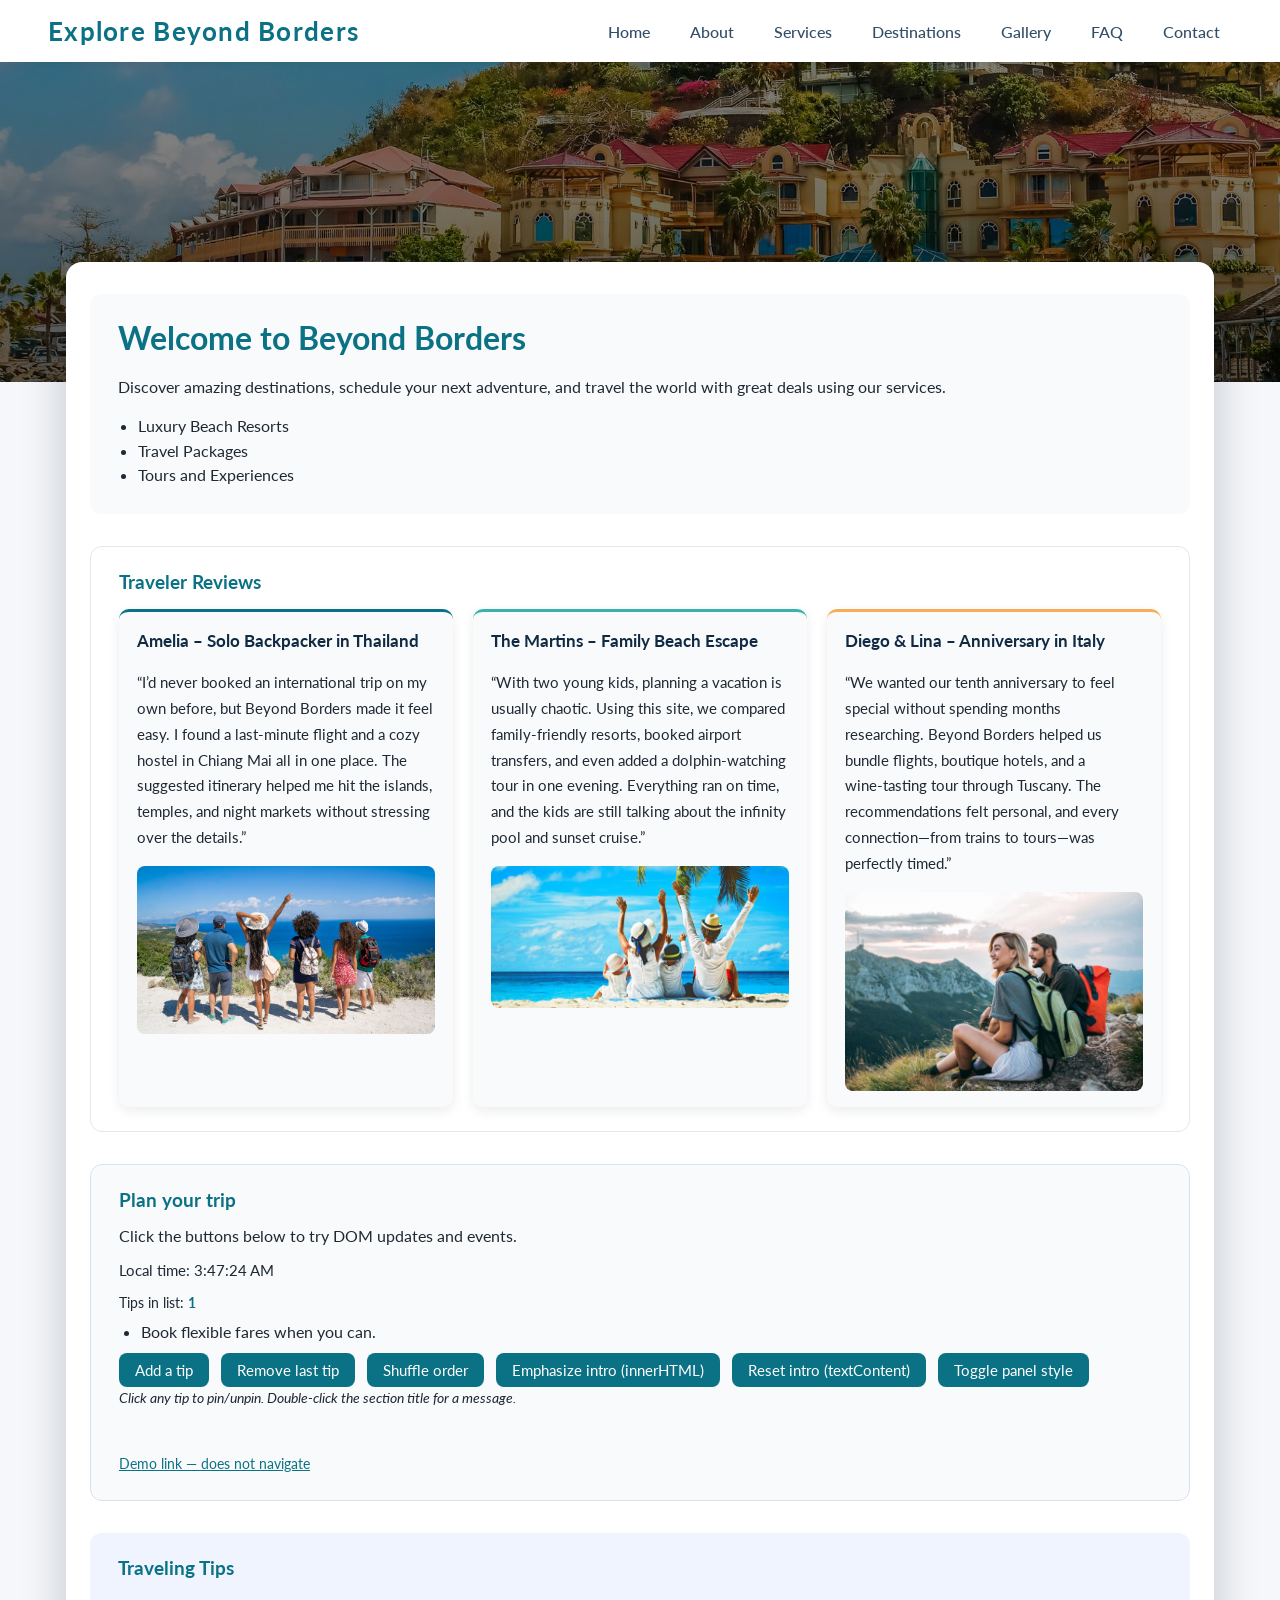
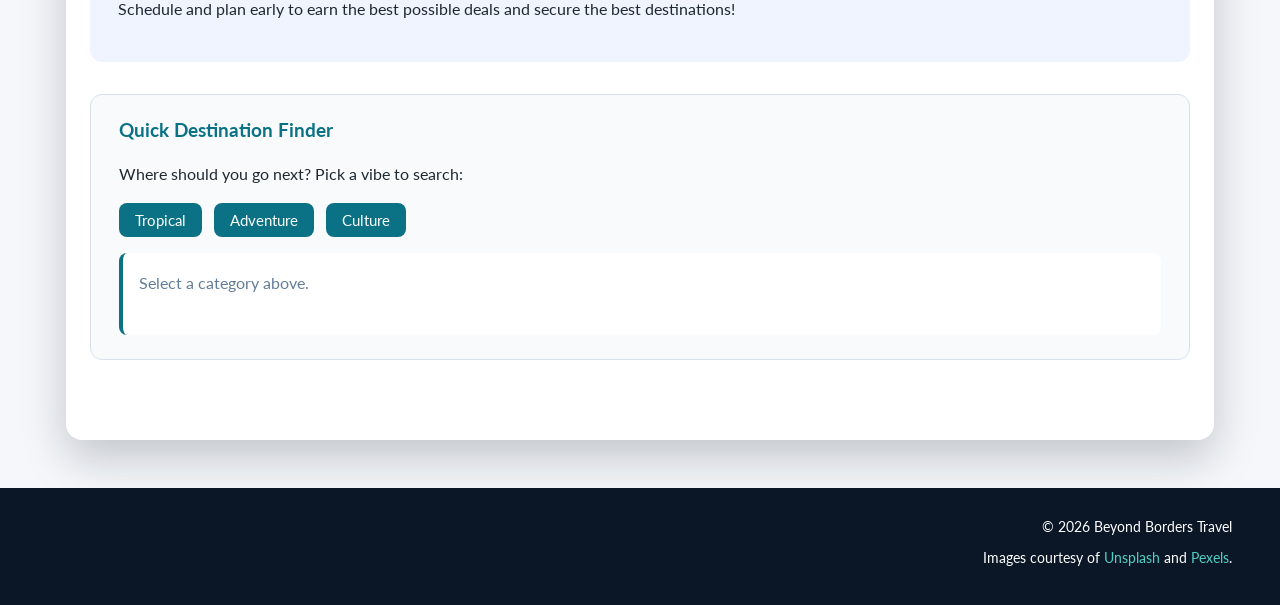
<file: index.html>
<!DOCTYPE html>
<html lang="en">
<head>
  <meta charset="UTF-8">
  <meta name="viewport" content="width=device-width, initial-scale=1.0">
  <title>Home - Explore the World</title>
  <link rel="preconnect" href="https://fonts.googleapis.com">
  <link rel="preconnect" href="https://fonts.gstatic.com" crossorigin>
  <link href="https://fonts.googleapis.com/css2?family=Lato:wght@300;400;700&display=swap" rel="stylesheet">
  <link rel="stylesheet" href="index.css">
  <link rel="stylesheet" href="site-components.css">
</head>

<body>
  <header>
    <h1>Explore Beyond Borders</h1>
    <button class="menu-toggle">☰</button>
    <nav>
      <ul>
        <li><a href="index.html">Home</a></li>
        <li><a href="about.html">About</a></li>
        <li><a href="services.html">Services</a></li>
        <li><a href="destinations.html">Destinations</a></li>
        <li><a href="gallery.html">Gallery</a></li>
        <li><a href="faq.html">FAQ</a></li>
        <li><a href="contact.html">Contact</a></li>
      </ul>
    </nav>
  </header>

  <div class="hero-image"></div>

  <main>
    <section>
      <article>
        <h2>Welcome to Beyond Borders</h2>
        <p>Discover amazing destinations, schedule your next adventure, and travel the world with great deals using our services.</p>
        <ul>
          <li>Luxury Beach Resorts</li>
          <li>Travel Packages</li>
          <li>Tours and Experiences</li>
        </ul>
      </article>
    </section>

    <section class="reviews">
      <h3>Traveler Reviews</h3>
      <div class="reviews-grid">
        <article class="review-card goodreview1">
          <h4>Amelia – Solo Backpacker in Thailand</h4>
          <p>“I’d never booked an international trip on my own before, but Beyond Borders made it feel easy. I found a last-minute flight and a cozy hostel in Chiang Mai all in one place. The suggested itinerary helped me hit the islands, temples, and night markets without stressing over the details.”</p>
          <img src="images/goodreview1.jpg" alt="Amelia enjoying her backpacking trip in Thailand">
        </article>
        <article class="review-card goodreview2">
          <h4>The Martins – Family Beach Escape</h4>
          <p>“With two young kids, planning a vacation is usually chaotic. Using this site, we compared family‑friendly resorts, booked airport transfers, and even added a dolphin‑watching tour in one evening. Everything ran on time, and the kids are still talking about the infinity pool and sunset cruise.”</p>
          <img src="images/goodreview2.jpg" alt="The Martins family relaxing on a sunny beach resort">
        </article>
        <article class="review-card goodreview3">
          <h4>Diego &amp; Lina – Anniversary in Italy</h4>
          <p>“We wanted our tenth anniversary to feel special without spending months researching. Beyond Borders helped us bundle flights, boutique hotels, and a wine‑tasting tour through Tuscany. The recommendations felt personal, and every connection—from trains to tours—was perfectly timed.”</p>
          <img src="images/goodreview3.jpg" alt="Diego and Lina celebrating their anniversary in Italy">
        </article>
      </div>
    </section>

    <section class="interactive-tips interactive-tips-sync" id="tipsPanel" aria-labelledby="tips-heading">
      <h3 id="tips-heading">Plan your trip</h3>
      <p id="tripIntro">Click the buttons below to try DOM updates and events.</p>
      <p id="liveClock" class="live-clock" aria-live="polite"></p>
      <p class="tip-count-line">Tips in list: <span id="tipCount">1</span></p>
      <ul id="tipsList">
        <li>Book flexible fares when you can.</li>
      </ul>
      <div class="tips-actions">
        <button type="button" id="addTipBtn">Add a tip</button>
        <button type="button" id="removeLastTipBtn">Remove last tip</button>
        <button type="button" id="shuffleTipsBtn">Shuffle order</button>
        <button type="button" id="emphasizeIntroBtn">Emphasize intro (innerHTML)</button>
        <button type="button" id="resetIntroBtn">Reset intro (textContent)</button>
        <button type="button" id="togglePanelBtn">Toggle panel style</button>
      </div>
      <p class="demo-hint">Click any tip to pin/unpin. Double-click the section title for a message.</p>
      <p id="tipStatus" class="tip-status" aria-live="polite"></p>
      <p class="demo-link-wrap">
        <a href="#" id="demoStayLink">Demo link — does not navigate</a>
      </p>
    </section>

    <aside>
      <h3>Traveling Tips</h3>
      <p>Schedule and plan early to earn the best possible deals and secure the best destinations!</p>
    </aside>
  </main>

  <footer>
    <p>&copy; 2026 Beyond Borders Travel</p>
    <p>Images courtesy of 
    <a href="https://unsplash.com">Unsplash</a> and 
    <a href="https://www.pexels.com">Pexels</a>.</p>
  </footer>

  <script src="site.js" defer></script>
</body>
</html>
</file>
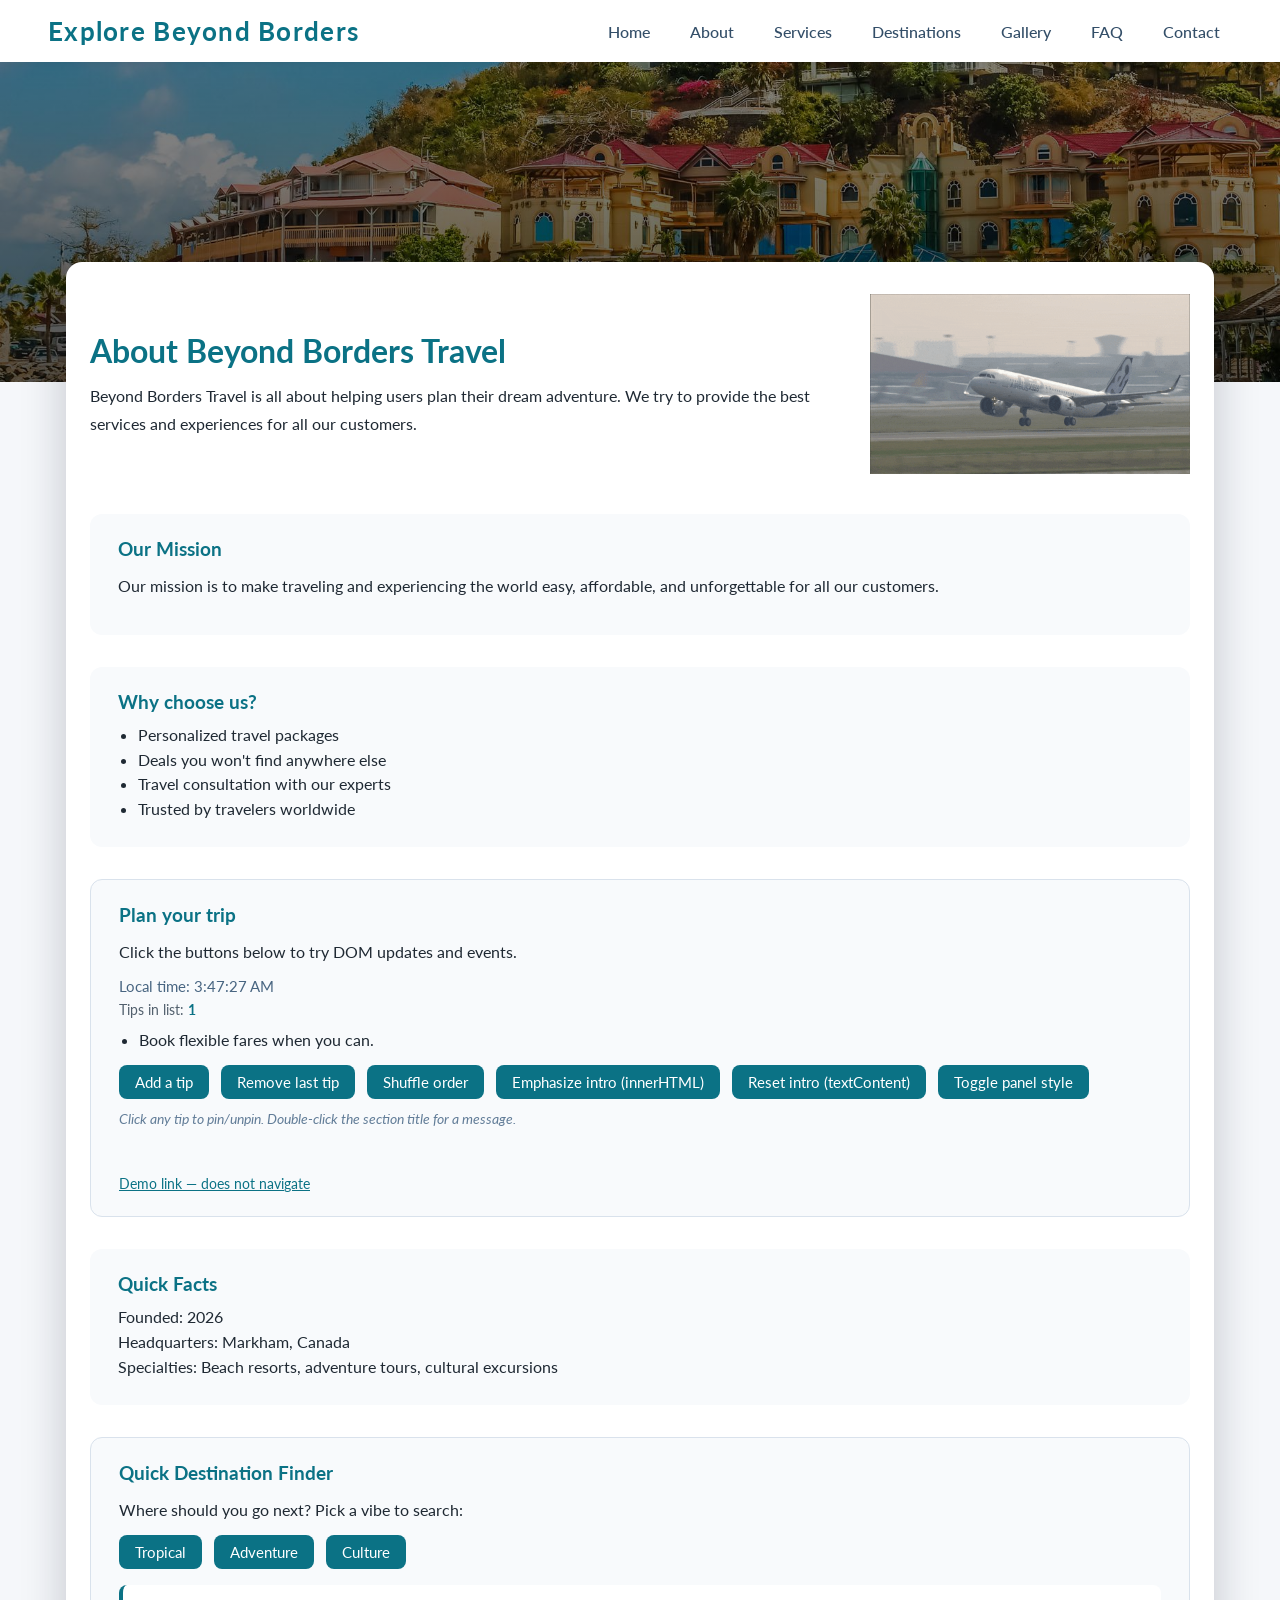
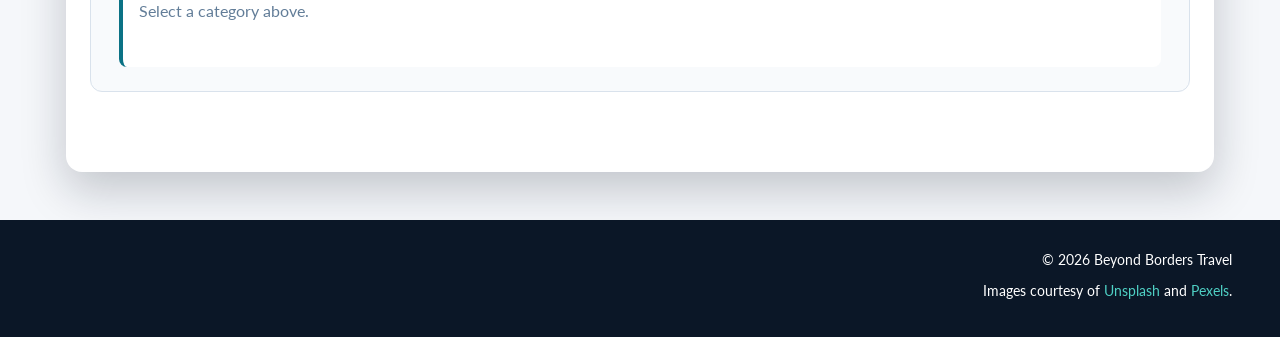
<file: about.html>
<!DOCTYPE html>
<html lang="en">
<head>
  <meta charset="UTF-8">
  <meta name="viewport" content="width=device-width, initial-scale=1.0">
  <title>About - Beyond Borders Travel</title>
  <link rel="preconnect" href="https://fonts.googleapis.com">
  <link rel="preconnect" href="https://fonts.gstatic.com" crossorigin>
  <link href="https://fonts.googleapis.com/css2?family=Lato:wght@300;400;700&display=swap" rel="stylesheet">
  <link rel="stylesheet" href="about.css">
  <link rel="stylesheet" href="site-components.css">
</head>
<body>
  <header>
    <h1>Explore Beyond Borders</h1>
    <button class="menu-toggle">☰</button>
    <nav>
      <ul>
        <li><a href="index.html">Home</a></li>
        <li><a href="about.html">About</a></li>
        <li><a href="services.html">Services</a></li>
        <li><a href="destinations.html">Destinations</a></li>
        <li><a href="gallery.html">Gallery</a></li>
        <li><a href="faq.html">FAQ</a></li>
        <li><a href="contact.html">Contact</a></li>
      </ul>
    </nav>
  </header>

  <div class="hero-image"></div>

  <main>
    <section class="about-intro">
      <div class="about-text">
        <h2>About Beyond Borders Travel</h2>
        <p>Beyond Borders Travel is all about helping users plan their dream adventure. We try to provide the best services and experiences for all our customers.</p>
      </div>
      <img src="images/plane.gif" alt="Airplane flying over a travel destination" class="about-plane">
    </section>

    <section>
      <h3>Our Mission</h3>
      <p>Our mission is to make traveling and experiencing the world easy, affordable, and unforgettable for all our customers.</p>
    </section>

    <section>
      <h3>Why choose us?</h3>
      <ul>
        <li>Personalized travel packages</li>
        <li>Deals you won't find anywhere else</li>
        <li>Travel consultation with our experts</li>
        <li>Trusted by travelers worldwide</li>
      </ul>
    </section>

    <section class="interactive-tips" id="tipsPanel" aria-labelledby="tips-heading">
      <h3 id="tips-heading">Plan your trip</h3>
      <p id="tripIntro">Click the buttons below to try DOM updates and events.</p>
      <p id="liveClock" class="live-clock" aria-live="polite"></p>
      <p class="tip-count-line">Tips in list: <span id="tipCount">1</span></p>
      <ul id="tipsList">
        <li>Book flexible fares when you can.</li>
      </ul>
      <div class="tips-actions">
        <button type="button" id="addTipBtn">Add a tip</button>
        <button type="button" id="removeLastTipBtn">Remove last tip</button>
        <button type="button" id="shuffleTipsBtn">Shuffle order</button>
        <button type="button" id="emphasizeIntroBtn">Emphasize intro (innerHTML)</button>
        <button type="button" id="resetIntroBtn">Reset intro (textContent)</button>
        <button type="button" id="togglePanelBtn">Toggle panel style</button>
      </div>
      <p class="demo-hint">Click any tip to pin/unpin. Double-click the section title for a message.</p>
      <p id="tipStatus" class="tip-status" aria-live="polite"></p>
      <p class="demo-link-wrap">
        <a href="#" id="demoStayLink">Demo link — does not navigate</a>
      </p>
    </section>

    <aside>
      <h3>Quick Facts</h3>
      <dl>
        <dt>Founded: 2026</dt>
        <dt>Headquarters: Markham, Canada</dt>
        <dt>Specialties: Beach resorts, adventure tours, cultural excursions</dt>
      </dl>
    </aside>
  </main>


  <footer>
    <p>&copy; 2026 Beyond Borders Travel</p>
    <p>Images courtesy of 
    <a href="https://unsplash.com">Unsplash</a> and 
    <a href="https://www.pexels.com">Pexels</a>.</p>
  </footer>
  
  <script src="site.js" defer></script>
</body>
</html>
</file>
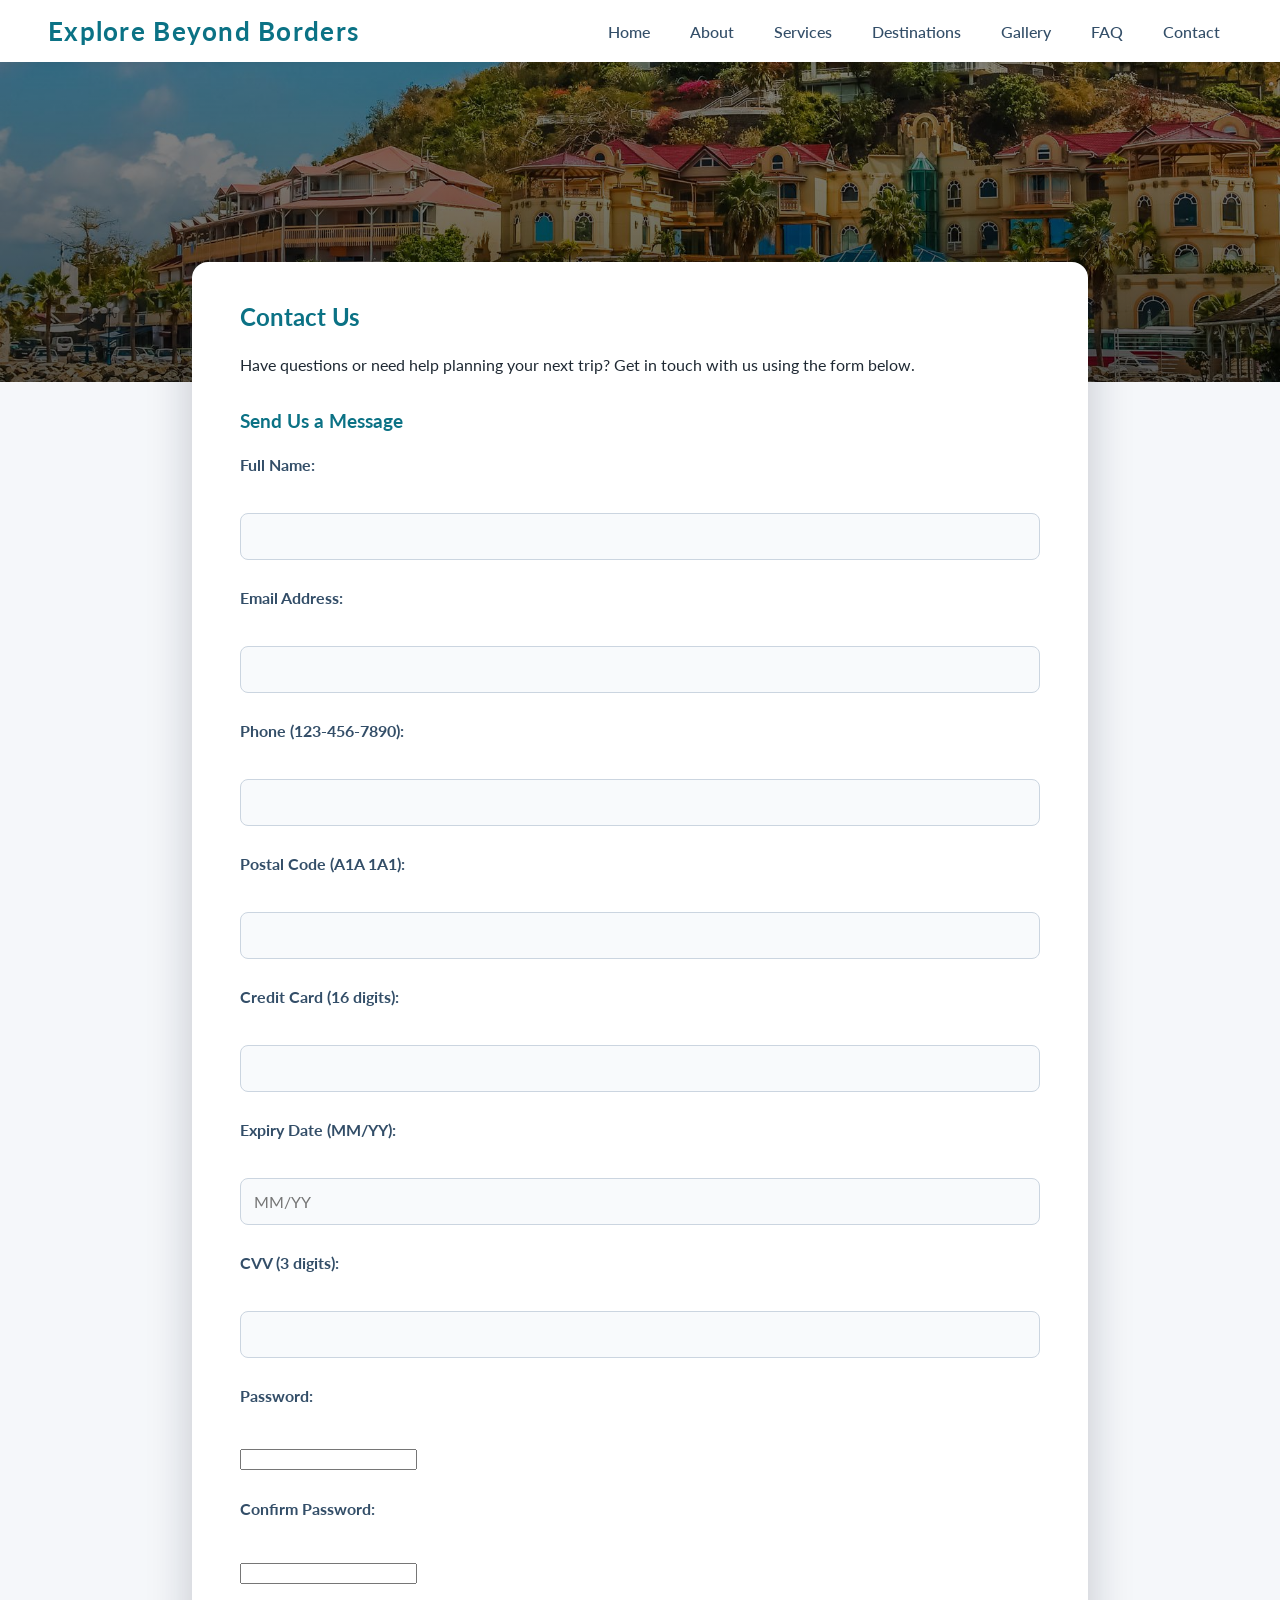
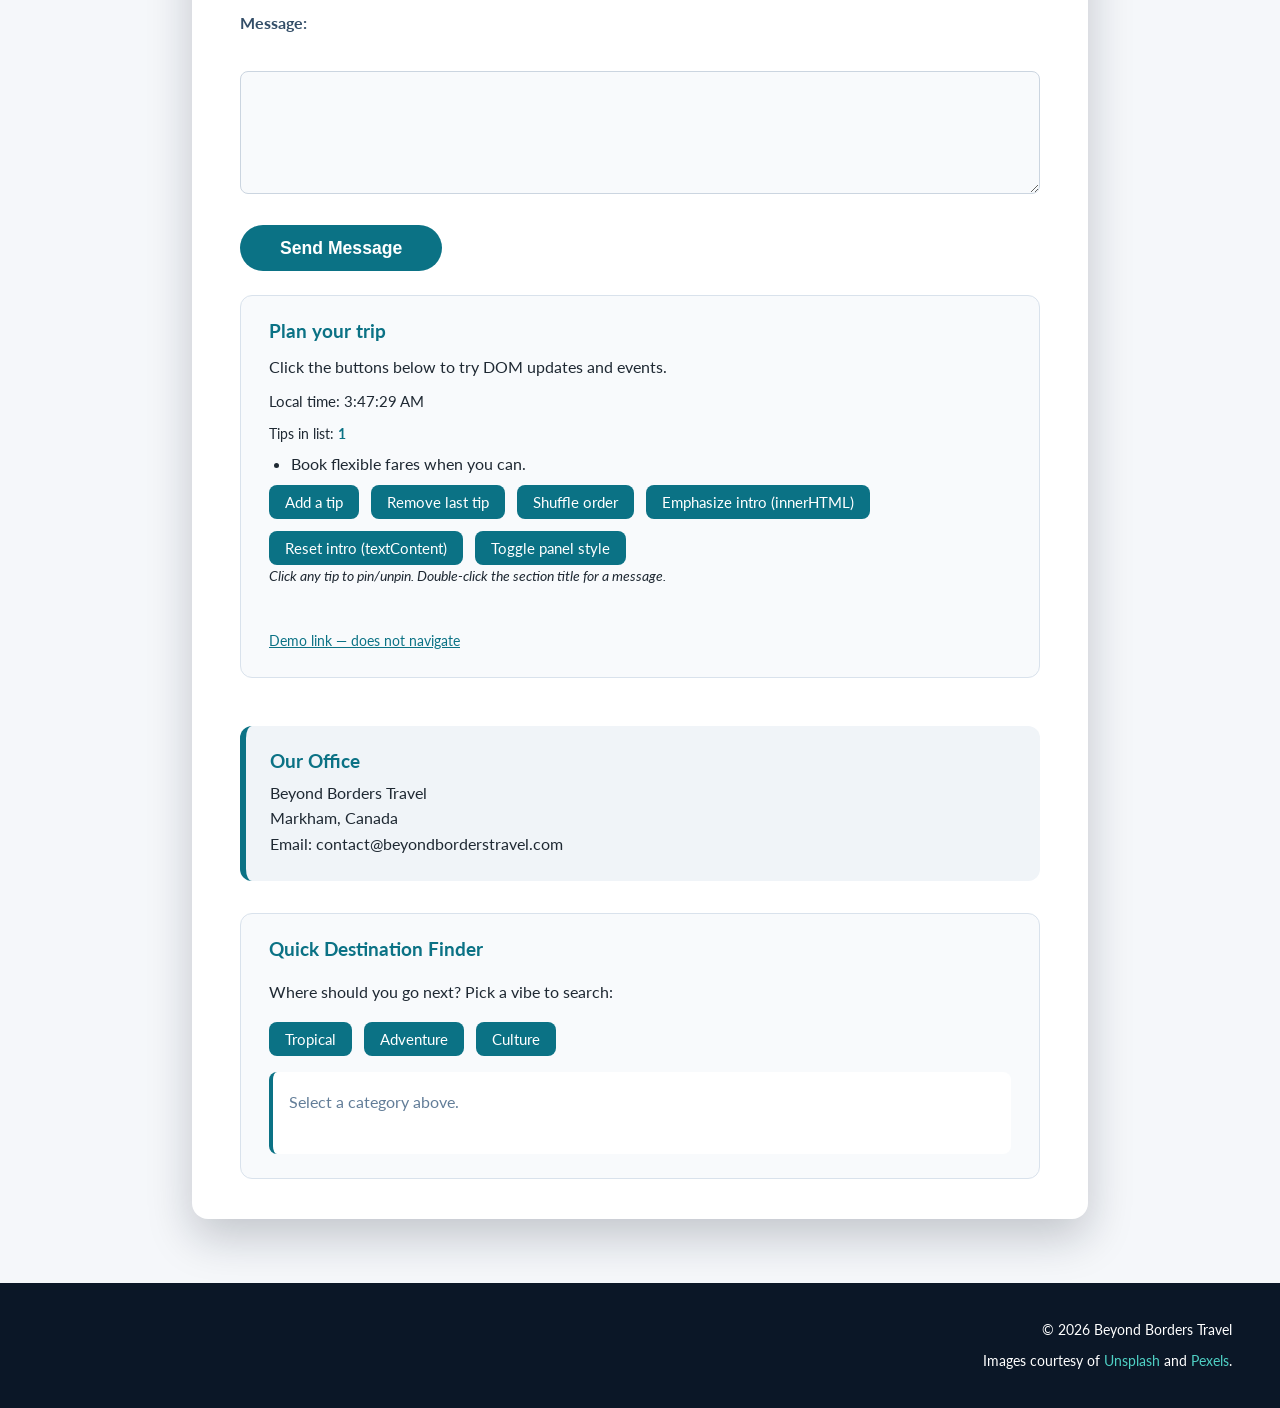
<file: contact.html>
<!DOCTYPE html>
<html lang="en">
<head>
  <meta charset="UTF-8">
  <meta name="viewport" content="width=device-width, initial-scale=1.0">
  <title>Contact - Beyond Borders Travel</title>
  <link rel="preconnect" href="https://fonts.googleapis.com">
  <link rel="preconnect" href="https://fonts.gstatic.com" crossorigin>
  <link href="https://fonts.googleapis.com/css2?family=Lato:wght@300;400;700&display=swap" rel="stylesheet">
  <link rel="stylesheet" href="contact.css">
  <link rel="stylesheet" href="site-components.css">
</head>

<body>
  <header>
    <h1>Explore Beyond Borders</h1>
    <button class="menu-toggle">☰</button>
    <nav>
      <ul>
        <li><a href="index.html">Home</a></li>
        <li><a href="about.html">About</a></li>
        <li><a href="services.html">Services</a></li>
        <li><a href="destinations.html">Destinations</a></li>
        <li><a href="gallery.html">Gallery</a></li>
        <li><a href="faq.html">FAQ</a></li>
        <li><a href="contact.html">Contact</a></li>
      </ul>
    </nav>
  </header>

  <div class="hero-image"></div>

  <main>
    <section>
      <h2>Contact Us</h2>
      <p>Have questions or need help planning your next trip? Get in touch with us using the form below.</p>
    </section>

    <section>
      <h3>Send Us a Message</h3>
      <form id ="travelForm">
        <p>
          <label for="name">Full Name:</label><br>
          <input type="text" id="name" name="name" required>
        </p>

        <p>
          <label for="email">Email Address:</label><br>
          <input type="email" id="email" name="email" required>
        </p>

        <p>
          <label for="phone">Phone (123-456-7890):</label><br>
          <input type="text" id="phone" name="phone">
        </p>

        <p>
          <label for="postal">Postal Code (A1A 1A1):</label><br>
          <input type="text" id="postal" name="postal">
        </p>

        <p>
          <label for="credit">Credit Card (16 digits):</label><br>
          <input type="text" id="credit" name="credit">
        </p>

        <p>
          <label for="expiry">Expiry Date (MM/YY):</label><br>
          <input type="text" id="expiry" name="expiry" placeholder="MM/YY">
        </p>

        <p>
          <label for="cvv">CVV (3 digits):</label><br>
          <input type="text" id="cvv" name="cvv">
        </p>

        <p>
          <label for="password">Password:</label><br>
          <input type="password" id="password" name="password" required>
        </p>

        <p>
          <label for="confirmPassword">Confirm Password:</label><br>
          <input type="password" id="confirmPassword" name="confirmPassword" required>
        </p>

        <p>
          <label for="message">Message:</label><br>
          <textarea id="message" name="message" rows="5"></textarea>
        </p>

        <p id="errorMsg" style="color:red;"></p>

        <p>
          <input type="submit" value="Send Message">
        </p>
      </form>
    </section>

    <section class="interactive-tips interactive-tips-sync" id="tipsPanel" aria-labelledby="tips-heading">
      <h3 id="tips-heading">Plan your trip</h3>
      <p id="tripIntro">Click the buttons below to try DOM updates and events.</p>
      <p id="liveClock" class="live-clock" aria-live="polite"></p>
      <p class="tip-count-line">Tips in list: <span id="tipCount">1</span></p>
      <ul id="tipsList">
        <li>Book flexible fares when you can.</li>
      </ul>
      <div class="tips-actions">
        <button type="button" id="addTipBtn">Add a tip</button>
        <button type="button" id="removeLastTipBtn">Remove last tip</button>
        <button type="button" id="shuffleTipsBtn">Shuffle order</button>
        <button type="button" id="emphasizeIntroBtn">Emphasize intro (innerHTML)</button>
        <button type="button" id="resetIntroBtn">Reset intro (textContent)</button>
        <button type="button" id="togglePanelBtn">Toggle panel style</button>
      </div>
      <p class="demo-hint">Click any tip to pin/unpin. Double-click the section title for a message.</p>
      <p id="tipStatus" class="tip-status" aria-live="polite"></p>
      <p class="demo-link-wrap">
        <a href="#" id="demoStayLink">Demo link — does not navigate</a>
      </p>
    </section>

    <aside>
      <h3>Our Office</h3>
      <p>
        Beyond Borders Travel<br>
        Markham, Canada<br>
        Email: contact@beyondborderstravel.com
      </p>
    </aside>
  </main>

  <footer>
    <p>&copy; 2026 Beyond Borders Travel</p>
    <p>Images courtesy of 
    <a href="https://unsplash.com">Unsplash</a> and 
    <a href="https://www.pexels.com">Pexels</a>.</p>
  </footer>

  <script src="site.js" defer></script>
</body>
</html>
</file>
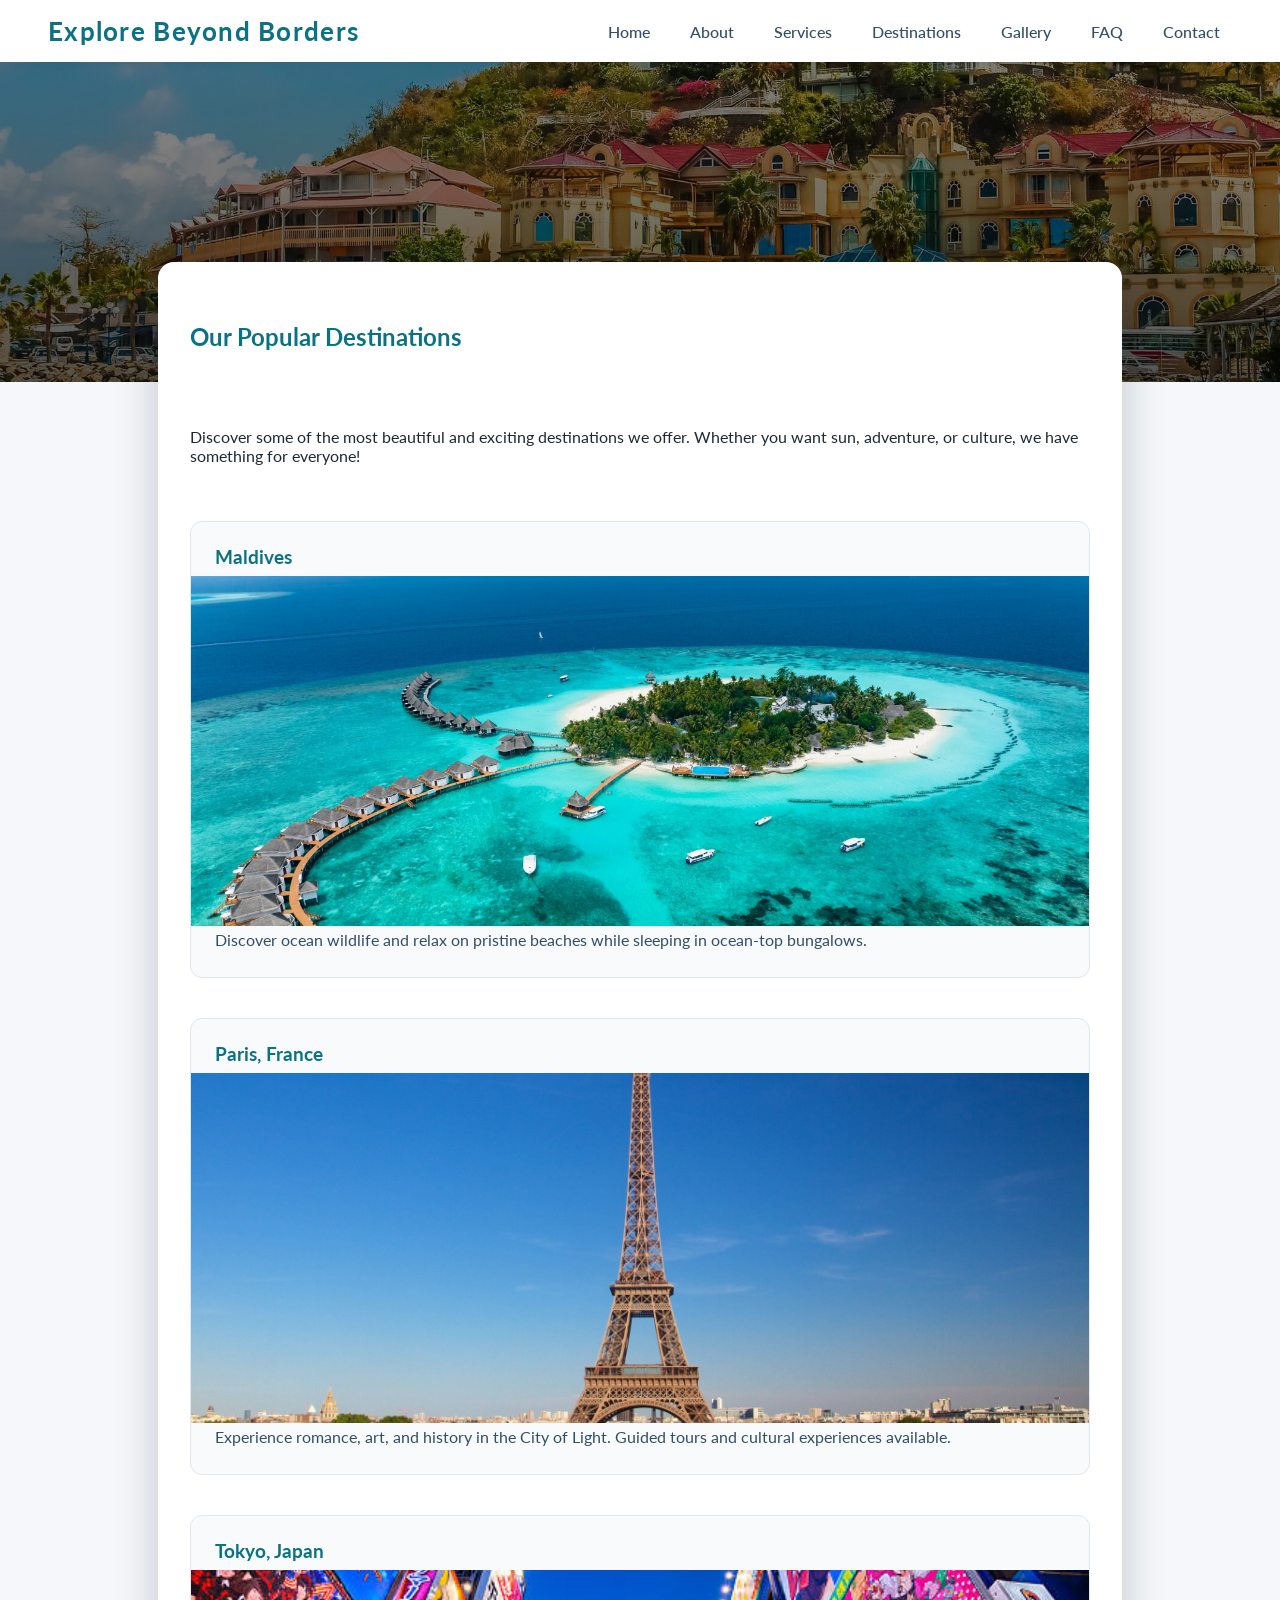
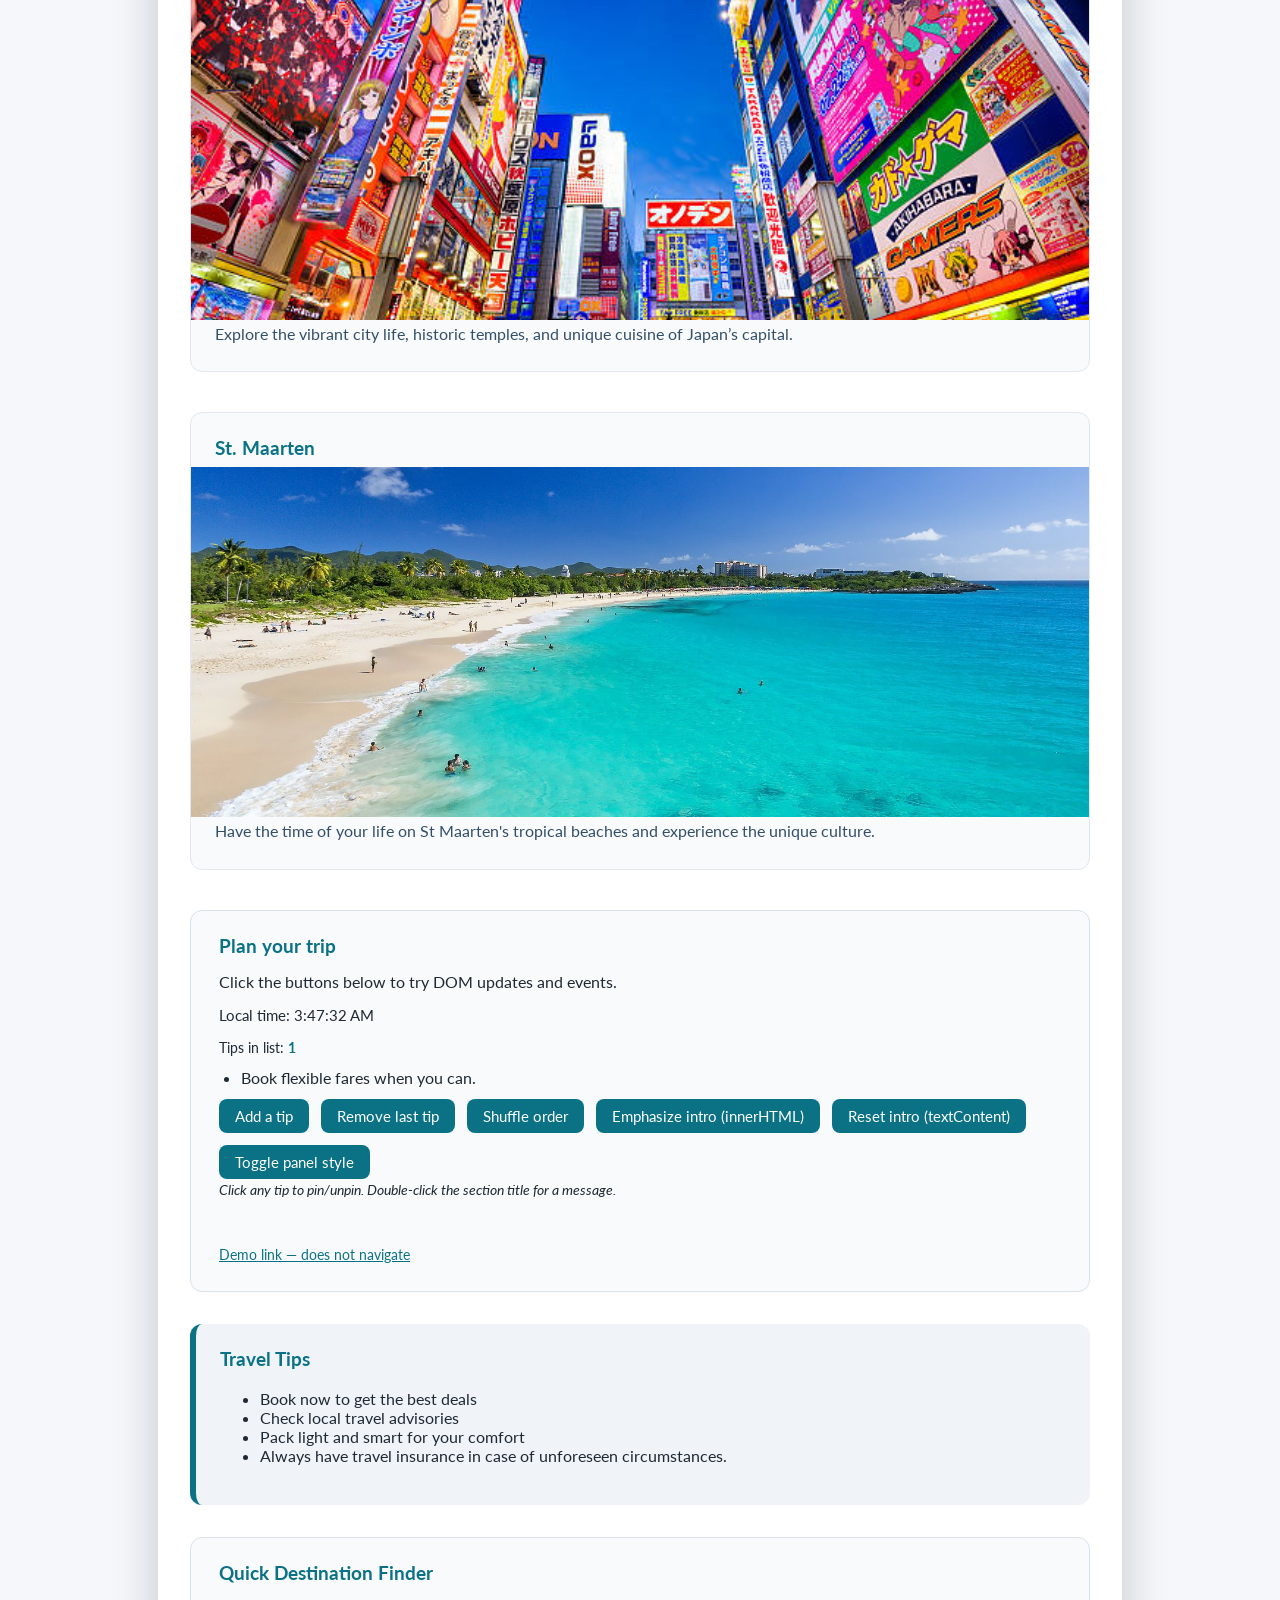
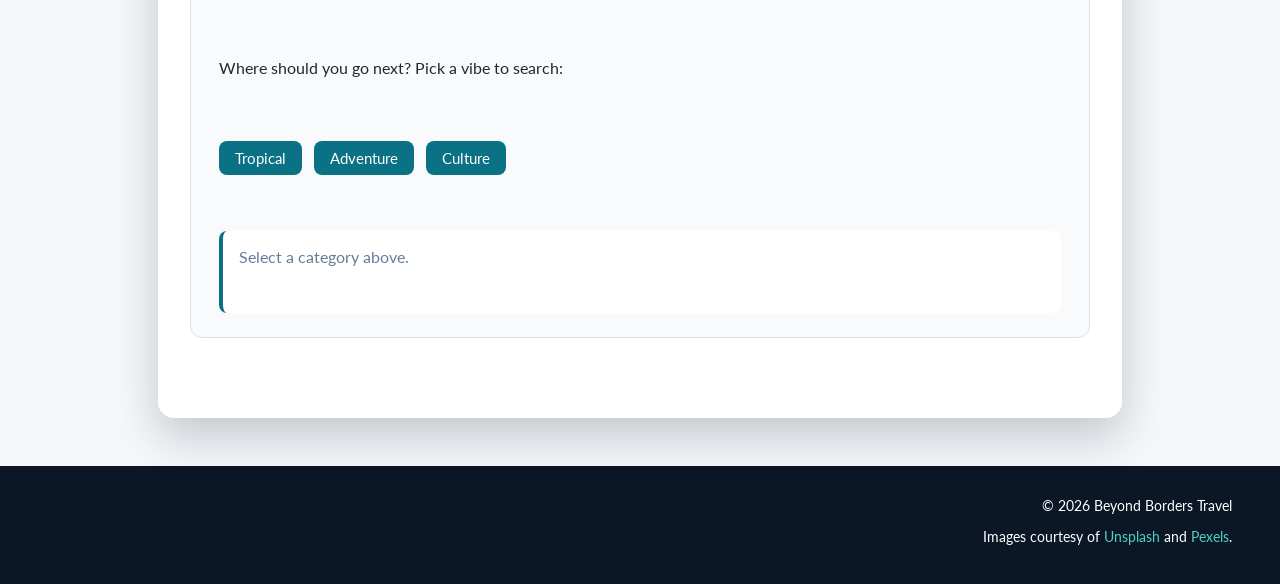
<file: destinations.html>
<!DOCTYPE html>
<html lang="en">
<head>
  <meta charset="UTF-8">
  <meta name="viewport" content="width=device-width, initial-scale=1.0">
  <title>Destinations - Beyond Borders Travel</title>
  <link rel="preconnect" href="https://fonts.googleapis.com">
  <link rel="preconnect" href="https://fonts.gstatic.com" crossorigin>
  <link href="https://fonts.googleapis.com/css2?family=Lato:wght@300;400;700&display=swap" rel="stylesheet">
  <link rel="stylesheet" href="destinations.css">
  <link rel="stylesheet" href="site-components.css">
</head>
<body>
  <header>
    <h1>Explore Beyond Borders</h1>
    <button class="menu-toggle">☰</button>
    <nav>
      <ul>
        <li><a href="index.html">Home</a></li>
        <li><a href="about.html">About</a></li>
        <li><a href="services.html">Services</a></li>
        <li><a href="destinations.html">Destinations</a></li>
        <li><a href="gallery.html">Gallery</a></li>
        <li><a href="faq.html">FAQ</a></li>
        <li><a href="contact.html">Contact</a></li>
      </ul>
    </nav>
  </header>

  <div class="hero-image"></div>

  <main>
    <section>
      <h2>Our Popular Destinations</h2>
      <p>Discover some of the most beautiful and exciting destinations we offer. Whether you want sun, adventure, or culture, we have something for everyone!</p>
    </section>

    <section>
      <article>
        <h3>Maldives</h3>
        <img src="images/download.jpg" alt="Overview of ocean-top bungalows in the Maldives." width="400">
        <p>Discover ocean wildlife and relax on pristine beaches while sleeping in ocean-top bungalows.</p>
      </article>

      <article>
        <h3>Paris, France</h3>
        <img src="images/d1e9da19-2b73-468d-9bb5-dd67b5d65342.jpg" alt="Eiffel tower in Paris." width="400">
        <p>Experience romance, art, and history in the City of Light. Guided tours and cultural experiences available.</p>
      </article>

      <article>
        <h3>Tokyo, Japan</h3>
        <img src="images/tokyo.jpg" alt="A beautiful view of Tokyo's nightlife" width="400">
        <p>Explore the vibrant city life, historic temples, and unique cuisine of Japan’s capital.</p>
      </article>
  
      <article>
        <h3>St. Maarten</h3>
        <img src="images/stmaarten.jpg" alt="A picture of the pristine beaches in St Maarten" width="400">
        <p>Have the time of your life on St Maarten's tropical beaches and experience the unique culture.</p>
      </article>
    </section>

    <section class="interactive-tips interactive-tips-sync" id="tipsPanel" aria-labelledby="tips-heading">
      <h3 id="tips-heading">Plan your trip</h3>
      <p id="tripIntro">Click the buttons below to try DOM updates and events.</p>
      <p id="liveClock" class="live-clock" aria-live="polite"></p>
      <p class="tip-count-line">Tips in list: <span id="tipCount">1</span></p>
      <ul id="tipsList">
        <li>Book flexible fares when you can.</li>
      </ul>
      <div class="tips-actions">
        <button type="button" id="addTipBtn">Add a tip</button>
        <button type="button" id="removeLastTipBtn">Remove last tip</button>
        <button type="button" id="shuffleTipsBtn">Shuffle order</button>
        <button type="button" id="emphasizeIntroBtn">Emphasize intro (innerHTML)</button>
        <button type="button" id="resetIntroBtn">Reset intro (textContent)</button>
        <button type="button" id="togglePanelBtn">Toggle panel style</button>
      </div>
      <p class="demo-hint">Click any tip to pin/unpin. Double-click the section title for a message.</p>
      <p id="tipStatus" class="tip-status" aria-live="polite"></p>
      <p class="demo-link-wrap">
        <a href="#" id="demoStayLink">Demo link — does not navigate</a>
      </p>
    </section>

    <aside>
      <h3>Travel Tips</h3>
      <ul>
        <li>Book now to get the best deals</li>
        <li>Check local travel advisories</li>
        <li>Pack light and smart for your comfort</li>
        <li>Always have travel insurance in case of unforeseen circumstances.</li>
      </ul>
    </aside>
  </main>

  <footer>
    <p>&copy; 2026 Beyond Borders Travel</p>
    <p>Images courtesy of 
    <a href="https://unsplash.com">Unsplash</a> and 
    <a href="https://www.pexels.com">Pexels</a>.</p>
  </footer> 
  
  <script src="site.js" defer></script>
</body>
</html>
</file>
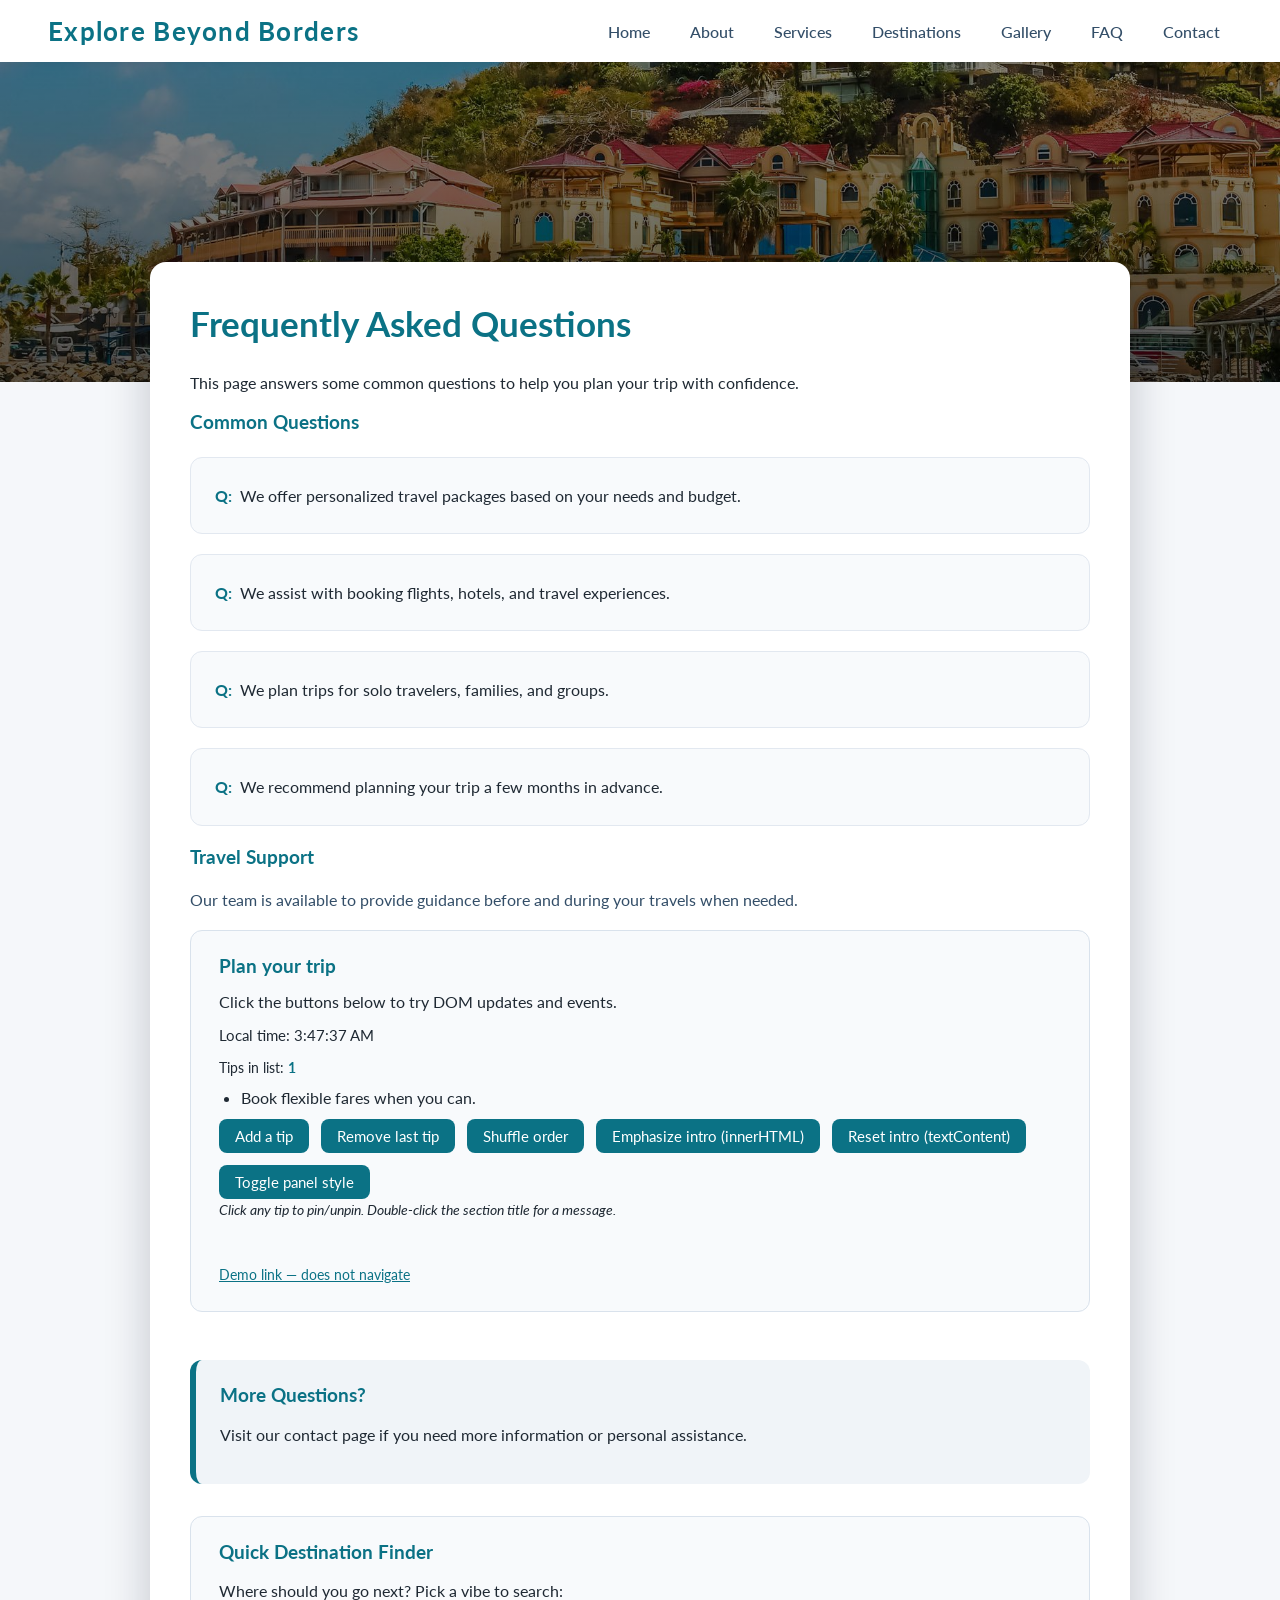
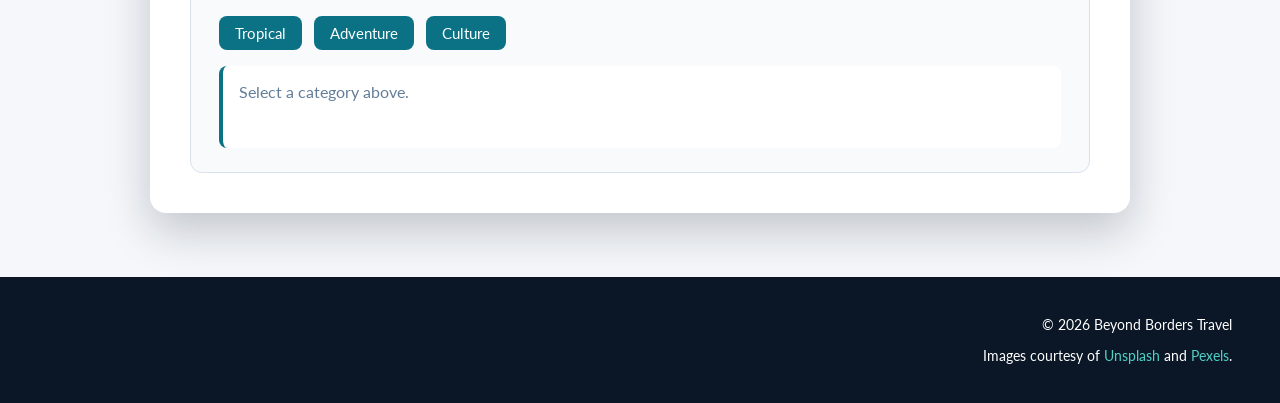
<file: faq.html>
<!DOCTYPE html>
<html lang="en">
<head>
  <meta charset="UTF-8">
  <meta name="viewport" content="width=device-width, initial-scale=1.0">
  <title>FAQ - Beyond Borders Travel</title>
  <link rel="preconnect" href="https://fonts.googleapis.com">
  <link rel="preconnect" href="https://fonts.gstatic.com" crossorigin>
  <link href="https://fonts.googleapis.com/css2?family=Lato:wght@300;400;700&display=swap" rel="stylesheet">
  <link rel="stylesheet" href="faq.css">
  <link rel="stylesheet" href="site-components.css">
</head>

<body>
  <header>
    <h1>Explore Beyond Borders</h1>
    <button class="menu-toggle">☰</button>
    <nav>
      <ul>
        <li><a href="index.html">Home</a></li>
        <li><a href="about.html">About</a></li>
        <li><a href="services.html">Services</a></li>
        <li><a href="destinations.html">Destinations</a></li>
        <li><a href="gallery.html">Gallery</a></li>
        <li><a href="faq.html">FAQ</a></li>
        <li><a href="contact.html">Contact</a></li>
      </ul>
    </nav>
  </header>

  <div class="hero-image"></div>

  <main>
    <section>
      <h2>Frequently Asked Questions</h2>
      <p>
        This page answers some common questions to help you plan your trip with confidence.
      </p>
    </section>

    <section>
      <h3>Common Questions</h3>
      <ul>
        <li>We offer personalized travel packages based on your needs and budget.</li>
        <li>We assist with booking flights, hotels, and travel experiences.</li>
        <li>We plan trips for solo travelers, families, and groups.</li>
        <li>We recommend planning your trip a few months in advance.</li>
      </ul>
    </section>

    <section>
      <h3>Travel Support</h3>
      <p>
        Our team is available to provide guidance before and during your travels when needed.
      </p>
    </section>

    <section class="interactive-tips interactive-tips-sync" id="tipsPanel" aria-labelledby="tips-heading">
      <h3 id="tips-heading">Plan your trip</h3>
      <p id="tripIntro">Click the buttons below to try DOM updates and events.</p>
      <p id="liveClock" class="live-clock" aria-live="polite"></p>
      <p class="tip-count-line">Tips in list: <span id="tipCount">1</span></p>
      <ul id="tipsList">
        <li>Book flexible fares when you can.</li>
      </ul>
      <div class="tips-actions">
        <button type="button" id="addTipBtn">Add a tip</button>
        <button type="button" id="removeLastTipBtn">Remove last tip</button>
        <button type="button" id="shuffleTipsBtn">Shuffle order</button>
        <button type="button" id="emphasizeIntroBtn">Emphasize intro (innerHTML)</button>
        <button type="button" id="resetIntroBtn">Reset intro (textContent)</button>
        <button type="button" id="togglePanelBtn">Toggle panel style</button>
      </div>
      <p class="demo-hint">Click any tip to pin/unpin. Double-click the section title for a message.</p>
      <p id="tipStatus" class="tip-status" aria-live="polite"></p>
      <p class="demo-link-wrap">
        <a href="#" id="demoStayLink">Demo link — does not navigate</a>
      </p>
    </section>

    <aside>
      <h3>More Questions?</h3>
      <p>
        Visit our contact page if you need more information or personal assistance.
      </p>
    </aside>
  </main>

  <footer>
    <p>&copy; 2026 Beyond Borders Travel</p>
<p>Images courtesy of 
    <a href="https://unsplash.com">Unsplash</a> and 
    <a href="https://www.pexels.com">Pexels</a>.</p>
  </footer>

  <script src="site.js" defer></script>
</body>
</html>
</file>
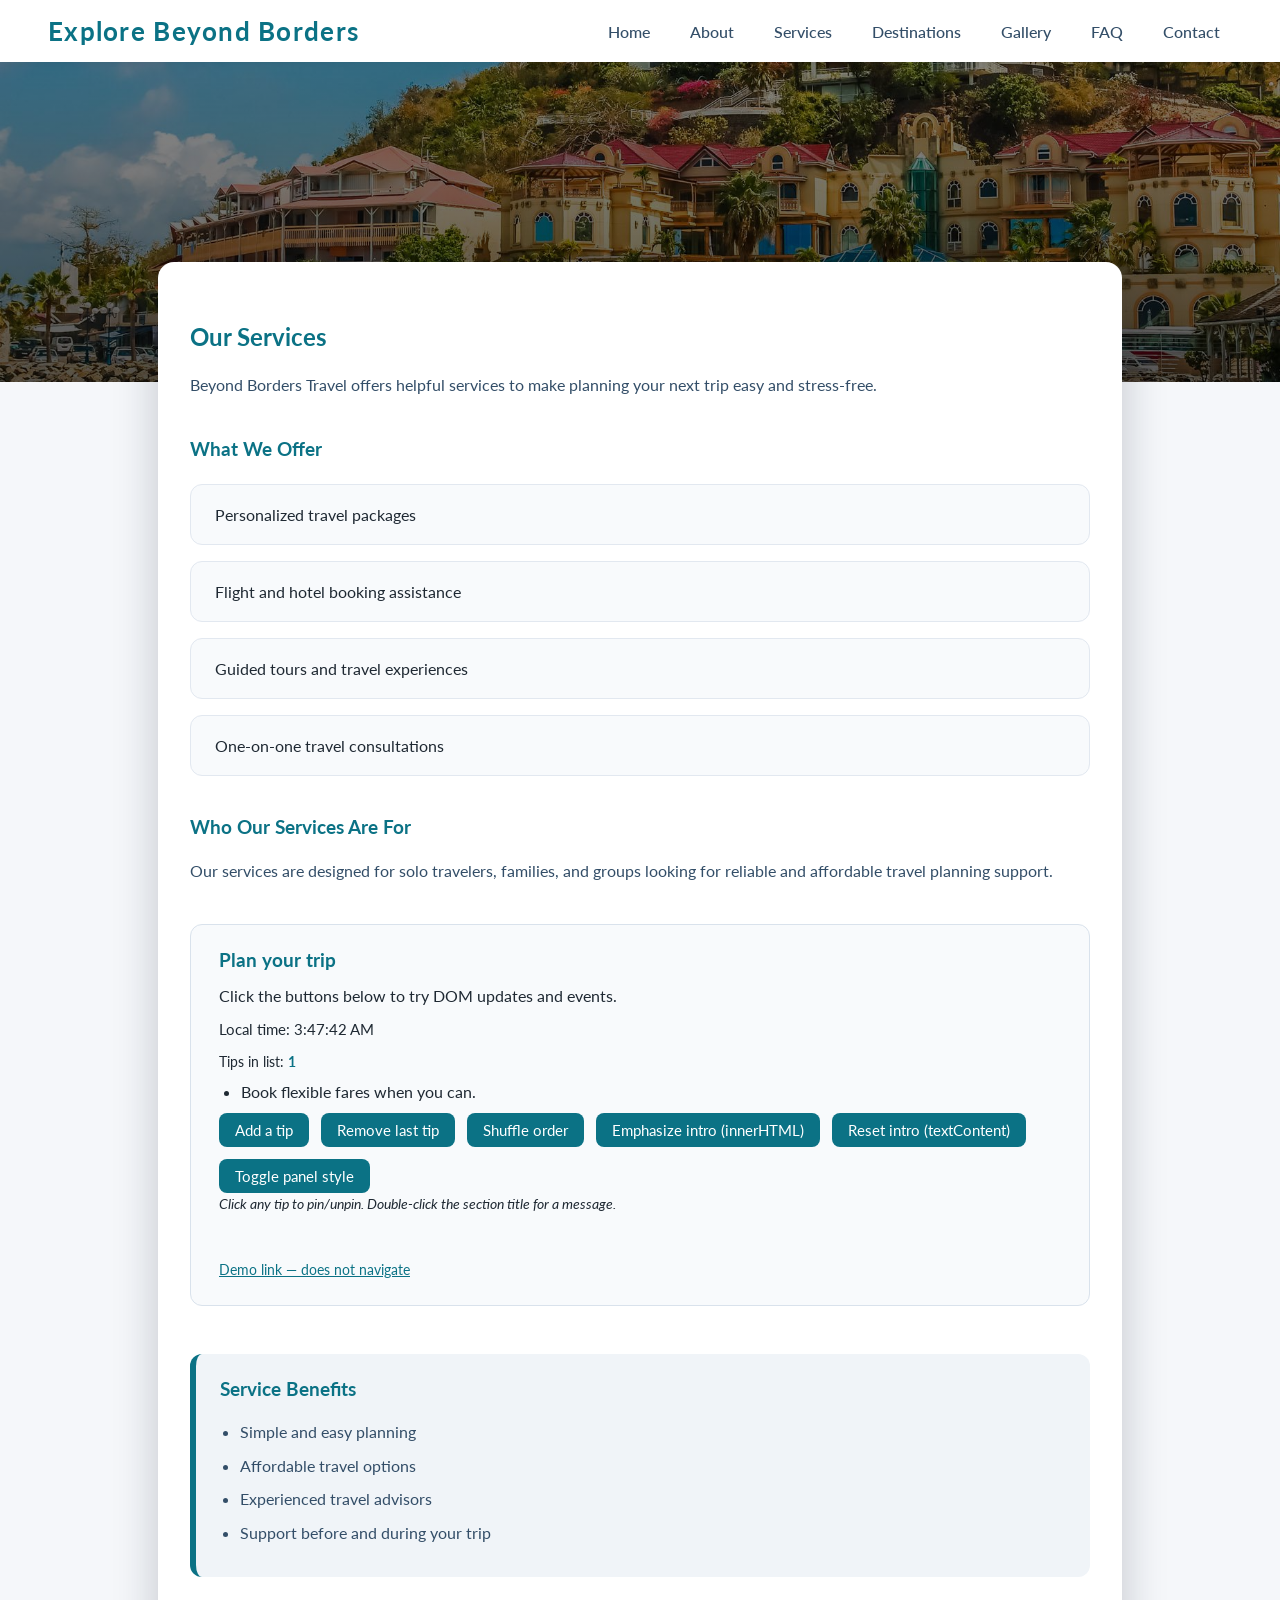
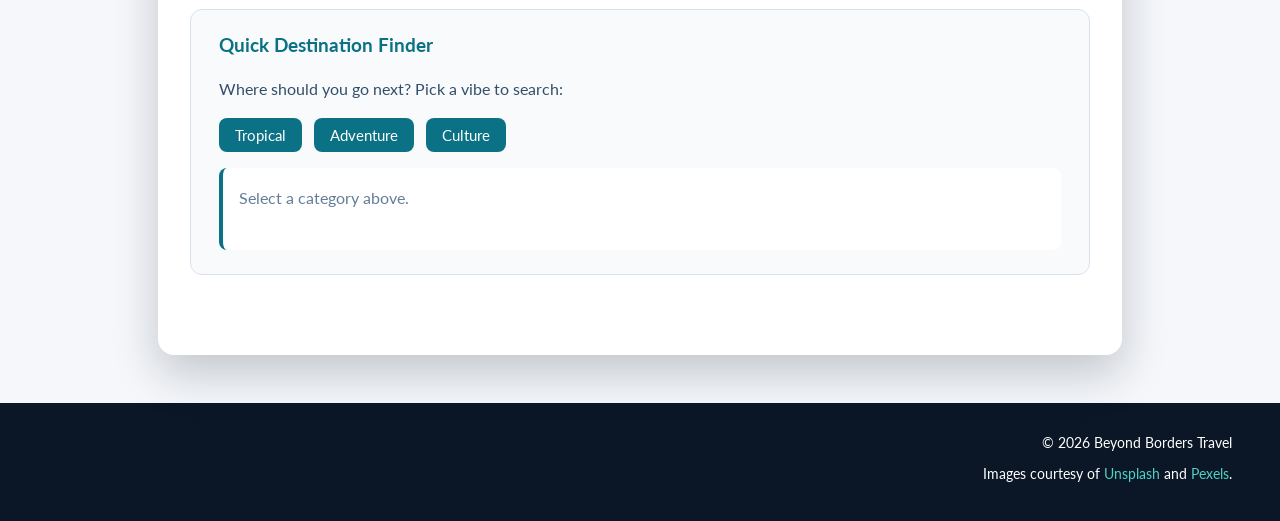
<file: services.html>
<!DOCTYPE html>
<html lang="en">
<head>
  <meta charset="UTF-8">
  <title>Services - Beyond Borders Travel</title>
  <link rel="preconnect" href="https://fonts.googleapis.com">
  <link rel="preconnect" href="https://fonts.gstatic.com" crossorigin>
  <link href="https://fonts.googleapis.com/css2?family=Lato:wght@300;400;700&display=swap" rel="stylesheet">
  <link rel="stylesheet" href="services.css">
  <link rel="stylesheet" href="site-components.css">
</head>

<body>
  <header>
    <h1>Explore Beyond Borders</h1>
    <button class="menu-toggle">☰</button>
    <nav>
      <ul>
        <li><a href="index.html">Home</a></li>
        <li><a href="about.html">About</a></li>
        <li><a href="services.html">Services</a></li>
        <li><a href="destinations.html">Destinations</a></li>
        <li><a href="gallery.html">Gallery</a></li>
        <li><a href="faq.html">FAQ</a></li>
        <li><a href="contact.html">Contact</a></li>
      </ul>
    </nav>
  </header>

  <div class="hero-image"></div>

  <main>
    <section>
      <h2>Our Services</h2>
      <p>
        Beyond Borders Travel offers helpful services to make planning your next trip easy and stress-free.
      </p>
    </section>

    <section>
      <h3>What We Offer</h3>
      <ul>
        <li>Personalized travel packages</li>
        <li>Flight and hotel booking assistance</li>
        <li>Guided tours and travel experiences</li>
        <li>One-on-one travel consultations</li>
      </ul>
    </section>

    <section>
      <h3>Who Our Services Are For</h3>
      <p>
        Our services are designed for solo travelers, families, and groups looking for reliable and affordable
        travel planning support.
      </p>
    </section>

    <section class="interactive-tips interactive-tips-sync" id="tipsPanel" aria-labelledby="tips-heading">
      <h3 id="tips-heading">Plan your trip</h3>
      <p id="tripIntro">Click the buttons below to try DOM updates and events.</p>
      <p id="liveClock" class="live-clock" aria-live="polite"></p>
      <p class="tip-count-line">Tips in list: <span id="tipCount">1</span></p>
      <ul id="tipsList">
        <li>Book flexible fares when you can.</li>
      </ul>
      <div class="tips-actions">
        <button type="button" id="addTipBtn">Add a tip</button>
        <button type="button" id="removeLastTipBtn">Remove last tip</button>
        <button type="button" id="shuffleTipsBtn">Shuffle order</button>
        <button type="button" id="emphasizeIntroBtn">Emphasize intro (innerHTML)</button>
        <button type="button" id="resetIntroBtn">Reset intro (textContent)</button>
        <button type="button" id="togglePanelBtn">Toggle panel style</button>
      </div>
      <p class="demo-hint">Click any tip to pin/unpin. Double-click the section title for a message.</p>
      <p id="tipStatus" class="tip-status" aria-live="polite"></p>
      <p class="demo-link-wrap">
        <a href="#" id="demoStayLink">Demo link — does not navigate</a>
      </p>
    </section>

    <aside>
      <h3>Service Benefits</h3>
      <ul>
        <li>Simple and easy planning</li>
        <li>Affordable travel options</li>
        <li>Experienced travel advisors</li>
        <li>Support before and during your trip</li>
      </ul>
    </aside>
  </main>

  <footer>
    <p>&copy; 2026 Beyond Borders Travel</p>
<p>Images courtesy of 
    <a href="https://unsplash.com">Unsplash</a> and 
    <a href="https://www.pexels.com">Pexels</a>.</p>  </footer>

  <script src="site.js" defer></script>
</body>
</html>
</file>
<file: index.css>
body {
    font-family: "Lato", sans-serif;
    margin: 0;
    background-color: #f5f7fa;
    color: #1f2933;
}

header {
    display: flex;
    justify-content: space-between;
    align-items: center;
    padding: 1rem 3rem;
    background: white;
    box-shadow: 0 2px 8px rgba(0, 0, 0, 0.05);
    position: sticky;
    top: 0;
    z-index: 10;
}

header h1 {
    margin: 0;
    font-size: 1.6rem;
    letter-spacing: 0.05em;
    color: #0b7285;
}

header nav ul {
    list-style: none;
    display: flex;
    flex-wrap: wrap;
    gap: 1rem;
    margin: 0;
    padding: 0;
}

header nav a {
    text-decoration: none;
    color: #334e68;
    font-weight: 500;
    padding: 0.35rem 0.75rem;
    border-radius: 999px;
    transition: background-color 0.2s ease, color 0.2s ease;
}

header nav a:hover {
    background-color: #0b7285;
    color: #ffffff;
}

.hero-image {
    background-image:
        linear-gradient(to bottom, rgba(0, 0, 0, 0.45), rgba(0, 0, 0, 0.65)),
        url("images/background.jpg");
    background-size: cover;
    background-repeat: no-repeat;
    background-position: center;
    height: 320px;
}

main {
    max-width: 1100px;
    margin: -120px auto 3rem auto;
    padding: 2rem 1.5rem 3rem 1.5rem;
    background-color: #ffffff;
    border-radius: 16px;
    box-shadow: 0 18px 45px rgba(15, 23, 42, 0.22);
}

main h2 {
    font-size: 2rem;
    margin-top: 0;
    margin-bottom: 0.75rem;
    color: #0b7285;
}

main p {
    line-height: 1.7;
}

section {
    margin-bottom: 2rem;
    padding: 1.5rem 1.75rem;
    border-radius: 12px;
    background-color: #f8fafc;
}

.reviews {
    background-color: #ffffff;
    border: 1px solid #e1e7f0;
}

.reviews h3 {
    margin-top: 0;
    margin-bottom: 1rem;
    color: #0b7285;
}

.reviews-grid {
    display: grid;
    grid-template-columns: repeat(3, minmax(0, 1fr));
    gap: 1.25rem;
}

.review-card {
    background-color: #f8fafc;
    border-radius: 10px;
    padding: 1rem 1.1rem;
    font-size: 0.95rem;
    line-height: 1.6;
    box-shadow: 0 4px 12px rgba(15, 23, 42, 0.08);
}

.review-card h4 {
    margin-top: 0;
    margin-bottom: 0.5rem;
    font-size: 1.05rem;
    color: #102a43;
}

.goodreview1 {
    border-top: 3px solid #0b7285;
}

.goodreview2 {
    border-top: 3px solid #38b2ac;
}

.goodreview3 {
    border-top: 3px solid #f6ad55;
}

.review-card img {
    display: block;
    width: 100%;
    max-width: 100%;
    height: auto;
    margin-top: 0.75rem;
    border-radius: 8px;
    object-fit: cover;
}

section ul {
    margin: 0.25rem 0 0;
    padding-left: 1.25rem;
}

section ul li {
    margin-bottom: 0.35rem;
}

aside {
    padding: 1.5rem 1.75rem;
    border-radius: 12px;
    background-color: #f0f4ff;
}

aside h3 {
    margin-top: 0;
    margin-bottom: 0.75rem;
    color: #0b7285;
}

footer {
    text-align: right;
    padding: 1rem 3rem 1.5rem 3rem;
    background-color: #0b1727;
    color: white;
    font-size: 0.9rem;
}

footer a {
    color: #4fd1c5;
    text-decoration: none;
}

footer a:hover {
    text-decoration: underline;
}

.menu-toggle { 
    display: none;
    font-size: 1.8rem;
    background: none;
    border: none;
    cursor: pointer;
}

@media (max-width: 900px) {

header {
    flex-direction: column;
    align-items: flex-start;
    gap: 1rem;
}

.reviews-grid {
    grid-template-columns: repeat(2, 1fr); /* 2 columns */
}

main {
    padding: 2rem;
}

footer {
    text-align: center;
}

}

@media (max-width: 600px) {

header {
    padding: 1rem;
    flex-wrap: wrap;
}

header h1 {
    font-size: 1.3rem;
}

.menu-toggle {
    display: block;
}

header nav {
    display: none;
    width: 100%;
}

header nav ul {
    flex-direction: column;
    width: 100%;
    background: white;
    padding-top: 1rem;
}

header nav a {
    display: block;
}

header nav.active {
    display: block;
}

.hero-image {
    height: 200px;
}

main {
    margin: -80px 1rem 2rem 1rem;
    padding: 1.5rem;
}

.reviews-grid {
    grid-template-columns: 1fr; /* 1 column */
}

footer {
    padding: 1rem;
}

}
</file>
<file: site-components.css>
/* Shared "Plan your trip" interactive block (used on all pages) */

.interactive-tips {
    border: 1px solid #d9e2ec;
    transition: background-color 0.25s ease, border-color 0.25s ease;
}

.interactive-tips.tips-panel-accent {
    background-color: #e6fffa;
    border-color: #0b7285;
}

.live-clock {
    margin: 0.5rem 0 0;
    font-size: 0.95rem;
    font-variant-numeric: tabular-nums;
    color: #486581;
}

.tip-count-line {
    margin: 0.35rem 0 0.75rem;
    font-size: 0.9rem;
    color: #52606d;
}

#tipCount {
    font-weight: 700;
    color: #0b7285;
}

.demo-hint {
    margin: 0.75rem 0 0;
    font-size: 0.85rem;
    color: #627d98;
    font-style: italic;
}

#tipsList li.tip-pinned {
    font-weight: 700;
    border-left: 4px solid #0b7285;
    padding-left: 0.5rem;
    margin-left: -0.5rem;
}

.tips-actions {
    display: flex;
    flex-wrap: wrap;
    gap: 0.75rem;
    margin-top: 1rem;
}

.tips-actions button {
    font-family: inherit;
    font-size: 0.95rem;
    padding: 0.5rem 1rem;
    border-radius: 8px;
    border: none;
    background-color: #0b7285;
    color: #fff;
    cursor: pointer;
}

.tips-actions button:hover {
    background-color: #086972;
}

.tip-status {
    margin-top: 1rem;
    font-size: 0.9rem;
    color: #52606d;
    min-height: 1.25em;
}

#tipsList li.tip-hover {
    background-color: #e6f6f8;
    border-radius: 6px;
    padding: 0.15rem 0.35rem;
    margin-left: -0.35rem;
}

.demo-link-wrap {
    margin-top: 0.75rem;
    margin-bottom: 0;
    font-size: 0.9rem;
}

.demo-link-wrap a {
    color: #0b7285;
}

#tripIntro code {
    font-size: 0.92em;
    background: #f1f5f9;
    padding: 0.1em 0.35em;
    border-radius: 4px;
}

/*
 * about.html intentionally omits .interactive-tips-sync so it keeps matching about.css only.
 * Other pages use generic section/list rules (flex gaps, card-style lis, large p margins);
 * this block resets the demo to match the about-page look.
 */
main section.interactive-tips.interactive-tips-sync {
    display: block;
    gap: 0;
    margin-bottom: 2rem;
    padding: 1.5rem 1.75rem;
    border-radius: 12px;
    background-color: #f8fafc;
    box-sizing: border-box;
}

main section.interactive-tips.interactive-tips-sync > h3 {
    margin-top: 0;
    margin-bottom: 0.75rem;
    color: #0b7285;
}

main section.interactive-tips.interactive-tips-sync > p {
    line-height: 1.65;
    margin-top: 0;
    margin-bottom: 0.5rem;
    color: #1f2933;
}

main section.interactive-tips.interactive-tips-sync > p.tip-status {
    margin-top: 1rem;
}

main section.interactive-tips.interactive-tips-sync > .tips-actions {
    margin-top: 0.75rem;
}

main section.interactive-tips.interactive-tips-sync > p.demo-link-wrap {
    margin-bottom: 0;
}

main section.interactive-tips.interactive-tips-sync #tipsList {
    list-style: disc;
    margin: 0.35rem 0 0.5rem;
    padding-left: 1.35rem;
}

main section.interactive-tips.interactive-tips-sync #tipsList li {
    background: transparent;
    border: none;
    border-radius: 0;
    padding: 0;
    margin-bottom: 0.35rem;
    color: inherit;
    transition: none;
    box-shadow: none;
}

/*ADDITIONAL SCROLL STYLES*/

#backToTop {
    display: none; 
    position: fixed;
    bottom: 30px;
    right: 30px;
    z-index: 99;
    border: none;
    outline: none;
    background-color: #0b7285; 
    color: white;
    cursor: pointer;
    padding: 12px 18px;
    border-radius: 50%;
    font-size: 20px;
    box-shadow: 0 4px 10px rgba(0,0,0,0.2);
    transition: background-color 0.3s, transform 0.2s;
}

#backToTop:hover {
    background-color: #1f2933; 
    transform: translateY(-5px);
}

html {
    scroll-behavior: smooth;
}

.injected-filter {
    margin-top: 2rem;
    padding: 1.5rem 1.75rem;
    border-radius: 12px;
    background-color: #f8fafc;
    border: 1px solid #d9e2ec;
}

.filter-btn-group {
    display: flex;
    flex-wrap: wrap;
    gap: 0.75rem;
    margin: 1rem 0;
}

.filter-btn-group button {
    font-family: inherit;
    font-size: 0.95rem;
    padding: 0.5rem 1rem;
    border-radius: 8px;
    border: none;
    background-color: #0b7285;
    color: #fff;
    cursor: pointer;
    transition: background-color 0.2s;
}

.filter-btn-group button:hover {
    background-color: #086972;
}

#filterLoader {
    margin: 1rem 0;
    color: #0b7285;
    font-weight: bold;
    font-style: italic;
    animation: filter-pulse 1.5s infinite;
}

@keyframes filter-pulse {
    0% { opacity: 0.4; }
    50% { opacity: 1; }
    100% { opacity: 0.4; }
}

#filterResult {
    padding: 1rem;
    background: #fff;
    border-left: 4px solid #0b7285;
    border-radius: 8px;
    min-height: 50px;
    transition: opacity 0.3s ease;
}
</file>
<file: about.css>
body {
    font-family: "Lato", sans-serif;
    margin: 0;
    background-color: #f5f7fa;
    color: #1f2933;
}

header {
    display: flex;
    justify-content: space-between;
    align-items: center;
    padding: 1rem 3rem;
    background: white;
    box-shadow: 0 2px 8px rgba(0, 0, 0, 0.05);
    position: sticky;
    top: 0;
    z-index: 10;
}

header h1 {
    margin: 0;
    font-size: 1.6rem;
    letter-spacing: 0.05em;
    color: #0b7285;
}

header nav ul {
    list-style: none;
    display: flex;
    flex-wrap: wrap;
    gap: 1rem;
    margin: 0;
    padding: 0;
}

header nav a {
    text-decoration: none;
    color: #334e68;
    font-weight: 500;
    padding: 0.35rem 0.75rem;
    border-radius: 999px;
    transition: background-color 0.2s ease, color 0.2s ease;
}

header nav a:hover {
    background-color: #0b7285;
    color: #ffffff;
}

.hero-image {
    background-image:
        linear-gradient(to bottom, rgba(0, 0, 0, 0.45), rgba(0, 0, 0, 0.65)),
        url("images/background.jpg");
    background-size: cover;
    background-repeat: no-repeat;
    background-position: center;
    height: 320px;
}

main {
    max-width: 1100px;
    margin: -120px auto 3rem auto;
    padding: 2rem 1.5rem 3rem 1.5rem;
    background-color: #ffffff;
    border-radius: 16px;
    box-shadow: 0 18px 45px rgba(15, 23, 42, 0.22);
}

.about-intro {
    display: flex;
    align-items: center;
    gap: 2.5rem;
    margin-bottom: 2.5rem;
}

.about-text h2 {
    font-size: 2rem;
    margin-top: 0;
    margin-bottom: 0.75rem;
    color: #0b7285;
}

.about-text p {
    line-height: 1.7;
    margin: 0;
}

.about-plane {
    max-width: 320px;
    width: 320px;
    height: auto;
    margin-left: auto;
}

section:not(.about-intro),
aside {
    margin-bottom: 2rem;
    padding: 1.5rem 1.75rem;
    border-radius: 12px;
    background-color: #f8fafc;
}

section h3,
aside h3 {
    margin-top: 0;
    margin-bottom: 0.75rem;
    color: #0b7285;
}

section ul {
    margin: 0.25rem 0 0;
    padding-left: 1.25rem;
}

section ul li {
    margin-bottom: 0.35rem;
}

aside dl {
    margin: 0;
}

aside dt {
    margin-bottom: 0.35rem;
}

footer {
    text-align: right;
    padding: 1rem 3rem 1.5rem 3rem;
    background-color: #0b1727;
    color: white;
    font-size: 0.9rem;
}

footer a {
    color: #4fd1c5;
    text-decoration: none;
}

footer a:hover {
    text-decoration: underline;
}

.menu-toggle { 
    display: none;
    font-size: 1.8rem;
    background: none;
    border: none;
    cursor: pointer;
}

    

@media (max-width: 900px) {

header {
    flex-direction: column;
    align-items: flex-start;
    gap: 1rem;
}

.about-intro {
    flex-direction: column;
    text-align: center;
}

.about-plane {
    margin: 0 auto;
}

main {
    margin-top: -80px;
}

}

@media (max-width: 600px) {

header {
    padding: 1rem;
    flex-wrap: wrap;
}

header h1 {
    font-size: 1.3rem;
}

.menu-toggle{
    display: block;
}

header nav{
    display: none;
    width: 100%;
}
    

header nav ul {
    flex-direction: column;
    width: 100%;
    background: white;
    padding-top: 1rem;
}

header nav a {
    display: block;
    padding: 0.8rem;
}

header nav.active{
    display: block;
}



.hero-image {
    height: 220px;
}

main {
    margin: -60px 1rem 2rem 1rem;
    padding: 1.5rem;
}

section,
aside {
    padding: 1.2rem;
}

footer {
    text-align: center;
    padding: 1rem;
}

}
</file>
<file: contact.css>
body {
    font-family: "Lato", sans-serif;
    margin: 0;
    background-color: #f5f7fa;
    color: #1f2933;
}

header {
    display: flex;
    justify-content: space-between;
    align-items: center;
    padding: 1rem 3rem;
    background: white;
    box-shadow: 0 2px 8px rgba(0, 0, 0, 0.05);
    position: sticky;
    top: 0;
    z-index: 10;
}

header h1 {
    margin: 0;
    font-size: 1.6rem;
    letter-spacing: 0.05em;
    color: #0b7285;
}

header nav ul {
    list-style: none;
    display: flex;
    flex-wrap: wrap;
    gap: 1rem;
    margin: 0;
    padding: 0;
}

header nav a {
    text-decoration: none;
    color: #334e68;
    font-weight: 500;
    padding: 0.35rem 0.75rem;
    border-radius: 999px;
    transition: background-color 0.2s ease, color 0.2s ease;
}

header nav a:hover {
    background-color: #0b7285;
    color: #ffffff;
}

.hero-image {
    background-image:
        linear-gradient(to bottom, rgba(0, 0, 0, 0.45), rgba(0, 0, 0, 0.65)),
        url("images/background.jpg");
    background-size: cover;
    background-repeat: no-repeat;
    background-position: center;
    height: 320px;
}

main {
    max-width: 800px; 
    margin: -120px auto 3rem auto;
    padding: 2.5rem 3rem;
    background-color: #ffffff;
    border-radius: 16px;
    box-shadow: 0 18px 45px rgba(15, 23, 42, 0.22);
    position: relative;
    z-index: 5;
}

h2, h3 {
    color: #0b7285;
    margin-top: 0;
}

section p {
    line-height: 1.7;
    margin-bottom: 2rem;
}

form p {
    margin-bottom: 1.5rem;
}

label {
    display: block;
    font-weight: 700;
    margin-bottom: 0.5rem;
    color: #334e68;
}

input[type="text"],
input[type="email"],
textarea {
    width: 100%;
    max-width: 100%;
    padding: 0.8rem;
    border: 1px solid #cbd5e0;
    border-radius: 8px;
    font-family: inherit;
    font-size: 1rem;
    box-sizing: border-box; 
    transition: border-color 0.2s ease;
    background-color: #f8fafc;
}

input:focus, textarea:focus {
    outline: none;
    border-color: #0b7285;
    background-color: #ffffff;
    box-shadow: 0 0 0 3px rgba(11, 114, 133, 0.1);
}

input[type="submit"] {
    background-color: #0b7285;
    color: white;
    padding: 0.8rem 2.5rem;
    border: none;
    border-radius: 999px;
    font-size: 1.1rem;
    font-weight: 700;
    cursor: pointer;
    transition: background-color 0.2s ease, transform 0.1s ease;
}

input[type="submit"]:hover {
    background-color: #085d6d;
}

input[type="submit"]:active {
    transform: scale(0.98);
}

aside {
    margin-top: 3rem;
    padding: 1.5rem;
    background-color: #f0f4f8;
    border-radius: 12px;
    border-left: 6px solid #0b7285;
}

aside h3 {
    margin-bottom: 0.5rem;
}

aside p {
    margin: 0;
    line-height: 1.6;
}

footer {
    text-align: right;
    padding: 1.5rem 3rem;
    background-color: #0b1727;
    color: white;
    font-size: 0.9rem;
    margin-top: 4rem;
}

footer a {
    color: #4fd1c5;
    text-decoration: none;
}

footer a:hover {
    text-decoration: underline;
}

.menu-toggle { 
    display: none;
    font-size: 1.8rem;
    background: none;
    border: none;
    cursor: pointer;
}

@media (max-width: 900px) {

header {
    flex-direction: column;
    align-items: flex-start;
    gap: 1rem;
}

main {
    padding: 2rem;
}

footer {
    text-align: center;
}

}

@media (max-width: 600px) {

header {
    padding: 1rem;
    flex-wrap: wrap;
}

header h1 {
    font-size: 1.3rem;
}

.menu-toggle {
    display: block;
}

header nav {
    display: none;
    width: 100%;
}

header nav ul {
    flex-direction: column;
    width: 100%;
    background: white;
    padding-top: 1rem;
}

header nav a {
    display: block;
}

header nav.active {
    display: block;
}

.hero-image {
    height: 200px;
}

main {
    margin: -80px 1rem 2rem 1rem;
    padding: 1.5rem;
}

input[type="submit"] {
    width: 100%;
}

footer {
    padding: 1rem;
}

}
</file>
<file: destinations.css>
body {
    font-family: "Lato", sans-serif;
    margin: 0;
    background-color: #f5f7fa;
    color: #1f2933;
}

header {
    display: flex;
    justify-content: space-between;
    align-items: center;
    padding: 1rem 3rem;
    background: white;
    box-shadow: 0 2px 8px rgba(0, 0, 0, 0.05);
    position: sticky;
    top: 0;
    z-index: 10;
}

header h1 {
    margin: 0;
    font-size: 1.6rem;
    letter-spacing: 0.05em;
    color: #0b7285;
}

header nav ul {
    list-style: none;
    display: flex;
    flex-wrap: wrap;
    gap: 1rem;
    margin: 0;
    padding: 0;
}

header nav a {
    text-decoration: none;
    color: #334e68;
    font-weight: 500;
    padding: 0.35rem 0.75rem;
    border-radius: 999px;
    transition: background-color 0.2s ease, color 0.2s ease;
}

header nav a:hover {
    background-color: #0b7285;
    color: #ffffff;
}

.hero-image {
    background-image:
        linear-gradient(to bottom, rgba(0, 0, 0, 0.45), rgba(0, 0, 0, 0.65)),
        url("images/background.jpg");
    background-size: cover;
    background-repeat: no-repeat;
    background-position: center;
    height: 320px;
}

main {
    max-width: 900px;
    margin: -120px auto 3rem auto; 
    padding: 2.5rem 2rem;
    background-color: #ffffff;
    border-radius: 16px;
    box-shadow: 0 18px 45px rgba(15, 23, 42, 0.22);
    position: relative; 
    z-index: 5;
}

h2, h3 {
    color: #0b7285;
}

section {
    display: flex;
    flex-direction: column;
    gap: 2.5rem;
    margin-bottom: 2.5rem;
}

article {
    background-color: #f8fafc;
    border-radius: 12px;
    border: 1px solid #e2e8f0;
    overflow: hidden;
    display: flex;
    flex-direction: column;
    transition: transform 0.2s ease;
}

article img {
    width: 100%;
    max-width: 100%;
    height: 350px; 
    object-fit: cover;
    display: block;
}

article h3 {
    padding: 1.5rem 1.5rem 0.5rem 1.5rem;
    margin: 0;
}

article p {
    padding: 0 1.5rem 1.5rem 1.5rem;
    line-height: 1.7;
    margin: 0;
    color: #334e68;
}

aside {
    margin-top: 2rem;
    padding: 1.5rem;
    background-color: #f0f4f8;
    border-radius: 12px;
    border-left: 6px solid #0b7285;
}

aside h3 {
    margin-top: 0;
}

footer {
    text-align: right;
    padding: 1rem 3rem 1.5rem 3rem;
    background-color: #0b1727;
    color: white;
    font-size: 0.9rem;
}

footer a {
    color: #4fd1c5;
    text-decoration: none;
}

.menu-toggle { 
    display: none;
    font-size: 1.8rem;
    background: none;
    border: none;
    cursor: pointer;
}

@media (max-width: 900px) {

header {
    flex-direction: column;
    align-items: flex-start;
    gap: 1rem;
}

main {
    padding: 2rem;
}

footer {
    text-align: center;
}

}

@media (max-width: 600px) {

header {
    padding: 1rem;
    flex-wrap: wrap;
}

header h1 {
    font-size: 1.3rem;
}

.menu-toggle {
    display: block;
}

header nav {
    display: none;
    width: 100%;
}

header nav ul {
    flex-direction: column;
    width: 100%;
    background: white;
    padding-top: 1rem;
}

header nav a {
    display: block;
}

header nav.active {
    display: block;
}

.hero-image {
    height: 200px;
}

main {
    margin: -80px 1rem 2rem 1rem;
    padding: 1.5rem;
}

article img {
    height: 220px;
}

footer {
    padding: 1rem;
}

}
</file>
<file: faq.css>
body {
    font-family: "Lato", sans-serif;
    margin: 0;
    background-color: #f5f7fa;
    color: #1f2933;
}

header {
    display: flex;
    justify-content: space-between;
    align-items: center;
    padding: 1rem 3rem;
    background: white;
    box-shadow: 0 2px 8px rgba(0, 0, 0, 0.05);
    position: sticky;
    top: 0;
    z-index: 10;
}

header h1 {
    margin: 0;
    font-size: 1.6rem;
    letter-spacing: 0.05em;
    color: #0b7285;
}

header nav ul {
    list-style: none;
    display: flex;
    flex-wrap: wrap;
    gap: 1rem;
    margin: 0;
    padding: 0;
}

header nav a {
    text-decoration: none;
    color: #334e68;
    font-weight: 500;
    padding: 0.35rem 0.75rem;
    border-radius: 999px;
    transition: background-color 0.2s ease, color 0.2s ease;
}

.hero-image {
    background-image:
        linear-gradient(to bottom, rgba(0, 0, 0, 0.45), rgba(0, 0, 0, 0.65)),
        url("images/background.jpg");
    background-size: cover;
    background-repeat: no-repeat;
    background-position: center;
    height: 320px;
}

main {
    max-width: 900px;
    margin: -120px auto 3rem auto;
    padding: 2.5rem 2.5rem;
    background-color: #ffffff;
    border-radius: 16px;
    box-shadow: 0 18px 45px rgba(15, 23, 42, 0.22);
    position: relative;
    z-index: 5;
}

h2, h3 {
    color: #0b7285;
}

h2 {
    font-size: 2.2rem;
    margin-top: 0;
}

section:nth-of-type(2) ul {
    list-style: none;
    padding: 0;
    margin-top: 1.5rem;
}

section:nth-of-type(2) li {
    background-color: #f8fafc;
    border: 1px solid #e2e8f0;
    border-radius: 12px;
    padding: 1.5rem;
    margin-bottom: 1.25rem;
    line-height: 1.7;
    position: relative;
    transition: border-color 0.2s ease, transform 0.2s ease;
}

section:nth-of-type(2) li::before {
    content: "Q:";
    font-weight: 700;
    color: #0b7285;
    margin-right: 0.5rem;
}

section:nth-of-type(3) p {
    line-height: 1.7;
    color: #334e68;
}

aside {
    margin-top: 3rem;
    padding: 1.5rem;
    background-color: #f0f4f8;
    border-radius: 12px;
    border-left: 6px solid #0b7285;
}

aside h3 {
    margin-top: 0;
}

footer {
    text-align: right;
    padding: 1.5rem 3rem;
    background-color: #0b1727;
    color: white;
    font-size: 0.9rem;
    margin-top: 4rem;
}

footer a {
    color: #4fd1c5;
    text-decoration: none;
}

.menu-toggle { 
    display: none;
    font-size: 1.8rem;
    background: none;
    border: none;
    cursor: pointer;
}

@media (max-width: 900px) {

header {
    flex-direction: column;
    align-items: flex-start;
    gap: 1rem;
}

main {
    padding: 2rem;
}

footer {
    text-align: center;
}

}

@media (max-width: 600px) {

header {
    padding: 1rem;
    flex-wrap: wrap;
}

header h1 {
    font-size: 1.3rem;
}

.menu-toggle {
    display: block;
}

header nav {
    display: none;
    width: 100%;
}

header nav ul {
    flex-direction: column;
    width: 100%;
    background: white;
    padding-top: 1rem;
}

header nav a {
    display: block;
}

header nav.active {
    display: block;
}

.hero-image {
    height: 200px;
}

main {
    margin: -80px 1rem 2rem 1rem;
    padding: 1.5rem;
}

section:nth-of-type(2) li {
    padding: 1.2rem;
}

footer {
    padding: 1rem;
}

}
</file>
<file: services.css>
body {
    font-family: "Lato", sans-serif;
    margin: 0;
    background-color: #f5f7fa;
    color: #1f2933;
}

header {
    display: flex;
    justify-content: space-between;
    align-items: center;
    padding: 1rem 3rem;
    background: white;
    box-shadow: 0 2px 8px rgba(0, 0, 0, 0.05);
    position: sticky;
    top: 0;
    z-index: 10;
}

header h1 {
    margin: 0;
    font-size: 1.6rem;
    letter-spacing: 0.05em;
    color: #0b7285;
}

header nav ul {
    list-style: none;
    display: flex;
    gap: 1rem;
    margin: 0;
    padding: 0;
}

header nav a {
    text-decoration: none;
    color: #334e68;
    font-weight: 500;
    padding: 0.35rem 0.75rem;
    border-radius: 999px;
    transition: background-color 0.2s ease, color 0.2s ease;
}

header nav a:hover {
    background-color: #0b7285;
    color: #ffffff;
}

.hero-image {
    background-image:
        linear-gradient(to bottom, rgba(0, 0, 0, 0.45), rgba(0, 0, 0, 0.65)),
        url("images/background.jpg");
    background-size: cover;
    background-repeat: no-repeat;
    background-position: center;
    height: 320px;
}

main {
    max-width: 900px;
    margin: -120px auto 3rem auto;
    padding: 2.5rem 2rem;
    background-color: #ffffff;
    border-radius: 16px;
    box-shadow: 0 18px 45px rgba(15, 23, 42, 0.22);
    position: relative;
    z-index: 5;
}

h2, h3 {
    color: #0b7285;
}

section {
    margin-bottom: 2.5rem;
}

section p {
    line-height: 1.7;
    color: #334e68;
}

section ul {
    list-style: none;
    padding: 0;
    margin: 1.5rem 0;
}

section ul li {
    background-color: #f8fafc;
    border-radius: 12px;
    border: 1px solid #e2e8f0;
    padding: 1.25rem 1.5rem;
    margin-bottom: 1rem;
    color: #1f2933;
    transition: transform 0.2s ease;
}



aside {
    margin-top: 3rem;
    padding: 1.5rem;
    background-color: #f0f4f8;
    border-radius: 12px;
    border-left: 6px solid #0b7285;
}

aside h3 {
    margin-top: 0;
}

aside ul {
    padding-left: 1.25rem;
    margin: 0;
}

aside li {
    margin-bottom: 0.5rem;
    line-height: 1.6;
    color: #334e68;
}

footer {
    text-align: right;
    padding: 1rem 3rem 1.5rem 3rem;
    background-color: #0b1727;
    color: white;
    font-size: 0.9rem;
}

footer a {
    color: #4fd1c5;
    text-decoration: none;
}

footer a:hover {
    text-decoration: underline;
}

.menu-toggle { 
    display: none;
    font-size: 1.8rem;
    background: none;
    border: none;
    cursor: pointer;
}

@media (max-width: 900px) {

header {
    flex-direction: column;
    align-items: flex-start;
    gap: 1rem;
}

.reviews-grid {
    grid-template-columns: repeat(2, 1fr); /* 2 columns */
}

main {
    padding: 2rem;
}

footer {
    text-align: center;
}

}

@media (max-width: 600px) {

header {
    padding: 1rem;
    flex-wrap: wrap;
}

header h1 {
    font-size: 1.3rem;
}

.menu-toggle {
    display: block;
}

header nav {
    display: none;
    width: 100%;
}

header nav ul {
    flex-direction: column;
    width: 100%;
    background: white;
    padding-top: 1rem;
}

header nav a {
    display: block;
}

header nav.active {
    display: block;
}

.hero-image {
    height: 200px;
}

main {
    margin: -80px 1rem 2rem 1rem;
    padding: 1.5rem;
}

.reviews-grid {
    grid-template-columns: 1fr; /* 1 column */
}

footer {
    padding: 1rem;
}

}
</file>
